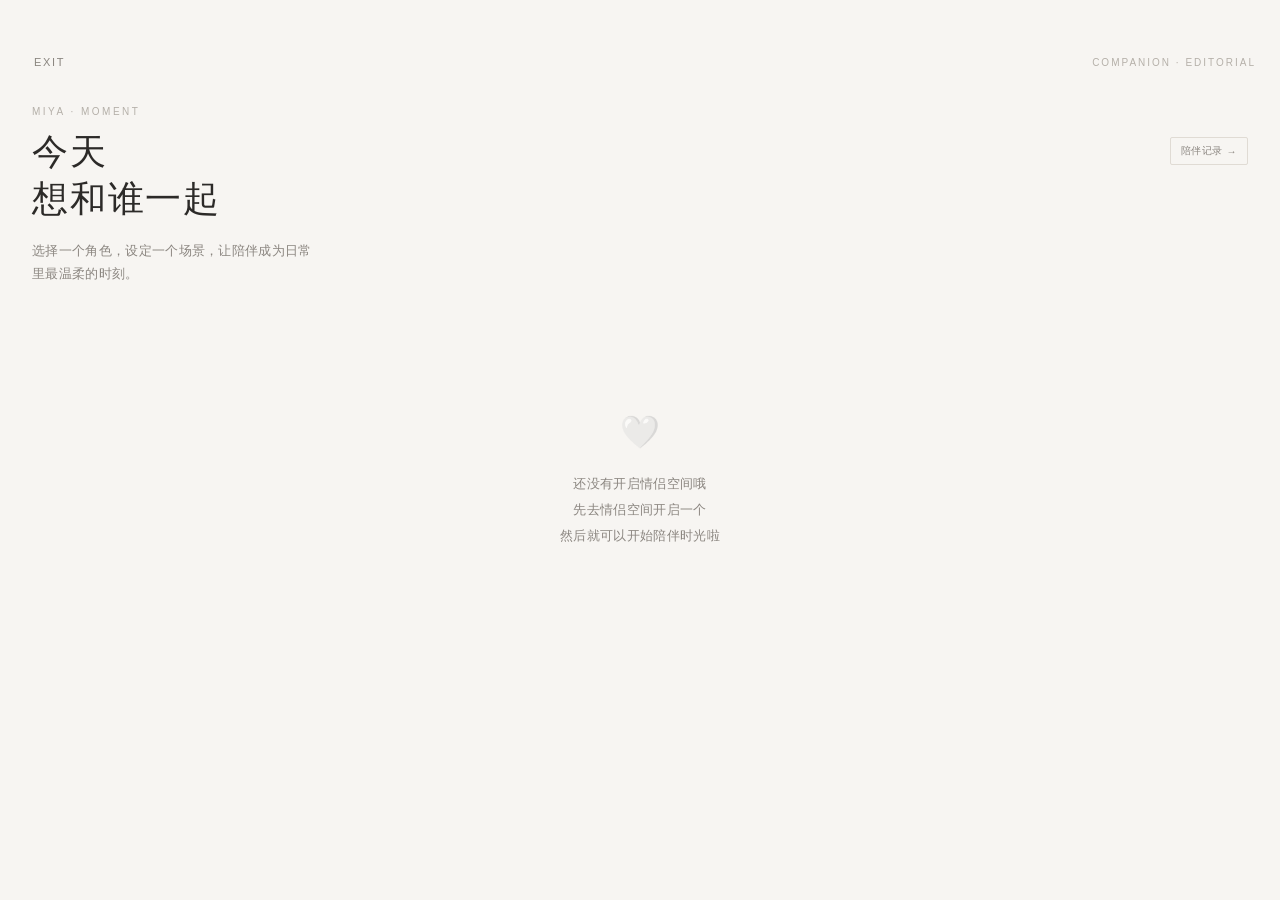
<file: companion-app.html>
<!DOCTYPE html>
<html lang="zh-CN">
<head>
  <meta charset="UTF-8">
  <meta name="viewport" content="width=device-width, initial-scale=1.0, maximum-scale=1.0, user-scalable=no">
  <title>陪伴时光</title>
  <style>
    * {
      margin: 0;
      padding: 0;
      box-sizing: border-box;
      -webkit-tap-highlight-color: transparent;
    }

    :root {
      --bg: #F7F5F2;
      --bg-soft: #EFEBE6;
      --text-main: #2C2A28;
      --text-secondary: #8B8680;
      --text-light: #B5B0A9;
      --accent: #9E8B7D;
      --accent-soft: #C9BFB5;
      --line: #E0DBD4;
    }

    html, body {
      margin: 0;
      padding: 0;
    }

    body {
      font-family: "Noto Serif SC", "Songti SC", "STSong", "SimSun", serif;
      background: var(--bg);
      min-height: 100vh;
      color: var(--text-main);
      letter-spacing: 0.02em;
      position: relative;
      overflow-x: clip;
    }

    /* 顶部导航 */
    .nav-bar {
      display: flex;
      align-items: center;
      justify-content: space-between;
      padding: 50px 24px 12px;
    }

    .nav-exit {
      font-family: -apple-system, BlinkMacSystemFont, sans-serif;
      font-size: 11px;
      letter-spacing: 0.15em;
      color: var(--text-secondary);
      background: none;
      border: none;
      cursor: pointer;
      padding: 6px 10px;
      transition: color 0.2s;
    }

    .nav-exit:hover {
      color: var(--text-main);
    }

    .nav-label {
      font-family: -apple-system, BlinkMacSystemFont, sans-serif;
      font-size: 10px;
      letter-spacing: 0.2em;
      color: var(--text-light);
      text-transform: uppercase;
    }

    /* 主内容区 */
    .main-content {
      padding: 20px 32px 60px;
    }

    /* 页面标题区 */
    .page-header {
      margin-bottom: 48px;
    }

    .page-eyebrow {
      font-family: -apple-system, BlinkMacSystemFont, sans-serif;
      font-size: 10px;
      letter-spacing: 0.25em;
      color: var(--text-light);
      text-transform: uppercase;
      margin-bottom: 12px;
    }

    .page-title {
      font-size: 36px;
      font-weight: 400;
      color: var(--text-main);
      line-height: 1.3;
      letter-spacing: 0.05em;
      margin: 0;
    }

    .page-title-row {
      display: flex;
      justify-content: space-between;
      align-items: flex-start;
      margin-bottom: 16px;
    }

    .page-desc {
      font-size: 13px;
      color: var(--text-secondary);
      line-height: 1.8;
      max-width: 280px;
    }

    /* 分区标题 */
    .section-title {
      display: flex;
      align-items: baseline;
      gap: 10px;
      margin-bottom: 24px;
    }

    .section-number {
      font-family: -apple-system, BlinkMacSystemFont, sans-serif;
      font-size: 10px;
      letter-spacing: 0.15em;
      color: var(--text-light);
    }

    .section-name {
      font-size: 15px;
      font-weight: 500;
      color: var(--text-main);
      letter-spacing: 0.1em;
    }

    .section-line {
      flex: 1;
      height: 1px;
      background: var(--line);
    }

    /* 面具切换按钮 */
    .profile-switch-btn {
      display: flex;
      align-items: center;
      gap: 6px;
      padding: 6px 12px;
      background: white;
      border: 1px solid var(--line);
      border-radius: 2px;
      font-family: -apple-system, BlinkMacSystemFont, sans-serif;
      font-size: 11px;
      color: var(--text-secondary);
      cursor: pointer;
      transition: all 0.2s;
      flex-shrink: 0;
      position: relative;
      z-index: 10;
    }

    .profile-switch-btn:hover {
      border-color: var(--accent);
      color: var(--text-main);
    }

    .profile-switch-icon {
      font-size: 12px;
    }

    .profile-switch-icon-svg {
      display: inline-flex;
      align-items: center;
      justify-content: center;
      color: var(--text-secondary);
    }

    .profile-switch-icon-svg svg {
      display: block;
    }

    .profile-switch-name {
      max-width: 80px;
      overflow: hidden;
      text-overflow: ellipsis;
      white-space: nowrap;
    }

    .profile-switch-arrow {
      font-size: 10px;
    }

    /* 面具选择弹窗 */
    .profile-picker {
      position: absolute;
      right: 32px;
      top: 50px;
      background: white;
      border: 1px solid var(--line);
      border-radius: 4px;
      box-shadow: 0 8px 24px rgba(0,0,0,0.1);
      z-index: 100;
      min-width: 180px;
      overflow: hidden;
    }

    .profile-picker-title {
      padding: 10px 14px;
      font-family: -apple-system, BlinkMacSystemFont, sans-serif;
      font-size: 10px;
      letter-spacing: 0.15em;
      color: var(--text-light);
      text-transform: uppercase;
      border-bottom: 1px solid var(--line);
    }

    .profile-picker-list {
      max-height: 200px;
      overflow-y: auto;
    }

    .profile-picker-item {
      display: flex;
      align-items: center;
      gap: 10px;
      padding: 10px 14px;
      cursor: pointer;
      transition: background 0.2s;
    }

    .profile-picker-item:hover {
      background: var(--bg-soft);
    }

    .profile-picker-item.active {
      background: rgba(158,139,125,0.1);
    }

    .profile-picker-avatar {
      width: 28px;
      height: 28px;
      border-radius: 50%;
      background: var(--bg-soft);
      background-size: cover;
      background-position: center;
      flex-shrink: 0;
    }

    .profile-picker-name {
      font-size: 13px;
      color: var(--text-main);
      flex: 1;
    }

    .profile-picker-item.active .profile-picker-name {
      color: var(--accent);
      font-weight: 500;
    }

    .profile-picker-check {
      font-size: 12px;
      color: var(--accent);
    }

    /* 角色列表为空 */
    .character-empty {
      padding: 30px 20px;
      text-align: center;
      font-size: 13px;
      color: var(--text-light);
      line-height: 1.8;
    }

    /* 角色选择 */
    .character-section {
      margin-bottom: 48px;
      position: relative;
    }

    .character-list {
      display: flex;
      gap: 20px;
      overflow-x: auto;
      padding-bottom: 12px;
      scrollbar-width: none;
    }

    .character-list::-webkit-scrollbar {
      display: none;
    }

    .character-card {
      flex-shrink: 0;
      width: 80px;
      text-align: center;
      cursor: pointer;
      transition: all 0.3s;
    }

    .character-avatar-wrap {
      width: 64px;
      height: 64px;
      margin: 0 auto 12px;
      border-radius: 50%;
      overflow: hidden;
      border: 1.5px solid transparent;
      transition: all 0.3s;
      background: var(--bg-soft);
    }

    .character-card.active .character-avatar-wrap {
      border-color: var(--accent);
      box-shadow: 0 0 0 4px rgba(158,139,125,0.1);
    }

    .character-avatar {
      width: 100%;
      height: 100%;
      background-size: cover;
      background-position: center;
      display: flex;
      align-items: center;
      justify-content: center;
      font-size: 24px;
    }

    .character-name {
      font-size: 12px;
      color: var(--text-secondary);
      letter-spacing: 0.05em;
      transition: color 0.3s;
    }

    .character-card.active .character-name {
      color: var(--text-main);
    }

    /* 场景选择 */
    .scene-section {
      margin-bottom: 48px;
    }

    .scene-grid {
      display: grid;
      grid-template-columns: repeat(3, 1fr);
      gap: 12px;
    }

    .scene-card {
      background: none;
      border: 1px solid var(--line);
      border-radius: 4px;
      padding: 18px 10px 14px;
      text-align: center;
      cursor: pointer;
      transition: all 0.35s cubic-bezier(0.4, 0, 0.2, 1);
      position: relative;
      overflow: hidden;
    }

    .scene-card::before {
      content: '';
      position: absolute;
      top: 0;
      left: 0;
      right: 0;
      height: 2px;
      background: transparent;
      transition: background 0.35s;
    }

    .scene-card:hover {
      transform: translateY(-2px);
      box-shadow: 0 4px 12px rgba(0,0,0,0.06);
    }

    .scene-card.active {
      border-color: transparent;
      transform: translateY(-2px);
      box-shadow: 0 6px 20px rgba(0,0,0,0.1);
    }

    /* 每个场景的配色 */
    .scene-card[data-scene="study"].active {
      background: linear-gradient(135deg, #EEF2E6 0%, #DDE5CC 100%);
    }
    .scene-card[data-scene="study"].active::before {
      background: linear-gradient(90deg, #8BA870, #6B8E50);
    }
    .scene-card[data-scene="study"].active .scene-name {
      color: #4A6630;
    }
    .scene-card[data-scene="study"].active .scene-en {
      color: #6B8E50;
    }

    .scene-card[data-scene="work"].active {
      background: linear-gradient(135deg, #EBF0F5 0%, #DCE5EE 100%);
    }
    .scene-card[data-scene="work"].active::before {
      background: linear-gradient(90deg, #7B95B5, #5C7A9E);
    }
    .scene-card[data-scene="work"].active .scene-name {
      color: #3D5570;
    }
    .scene-card[data-scene="work"].active .scene-en {
      color: #5C7A9E;
    }

    .scene-card[data-scene="rest"].active {
      background: linear-gradient(135deg, #EAF2EC 0%, #D8E8DC 100%);
    }
    .scene-card[data-scene="rest"].active::before {
      background: linear-gradient(90deg, #7BA88A, #5C8E70);
    }
    .scene-card[data-scene="rest"].active .scene-name {
      color: #3D6B4F;
    }
    .scene-card[data-scene="rest"].active .scene-en {
      color: #5C8E70;
    }

    .scene-card[data-scene="meal"].active {
      background: linear-gradient(135deg, #FBF0E0 0%, #F5DDB8 100%);
    }
    .scene-card[data-scene="meal"].active::before {
      background: linear-gradient(90deg, #D49A5A, #B87D3A);
    }
    .scene-card[data-scene="meal"].active .scene-name {
      color: #7A5020;
    }
    .scene-card[data-scene="meal"].active .scene-en {
      color: #B87D3A;
    }

    .scene-card[data-scene="sleep"].active {
      background: linear-gradient(135deg, #E8EAF2 0%, #D5D9E8 100%);
    }
    .scene-card[data-scene="sleep"].active::before {
      background: linear-gradient(90deg, #7B7FA8, #5C608E);
    }
    .scene-card[data-scene="sleep"].active .scene-name {
      color: #3D4070;
    }
    .scene-card[data-scene="sleep"].active .scene-en {
      color: #5C608E;
    }

    .scene-card[data-scene="chill"].active {
      background: linear-gradient(135deg, #F2EAF0 0%, #E8D8E2 100%);
    }
    .scene-card[data-scene="chill"].active::before {
      background: linear-gradient(90deg, #A87B95, #8E5C7A);
    }
    .scene-card[data-scene="chill"].active .scene-name {
      color: #703D55;
    }
    .scene-card[data-scene="chill"].active .scene-en {
      color: #8E5C7A;
    }

    .scene-icon {
      font-size: 24px;
      margin-bottom: 8px;
      opacity: 0.85;
      transition: transform 0.35s;
    }

    .scene-icon-svg {
      display: flex;
      align-items: center;
      justify-content: center;
      color: var(--text-main);
      opacity: 0.7;
    }

    .scene-card.active .scene-icon-svg {
      opacity: 1;
      color: var(--accent);
    }

    .scene-icon-svg svg {
      display: block;
    }

    .scene-card.active .scene-icon {
      transform: scale(1.1);
      opacity: 1;
    }

    .scene-name {
      font-size: 13px;
      color: var(--text-secondary);
      letter-spacing: 0.1em;
      transition: color 0.3s;
      font-weight: 500;
    }

    .scene-card.active .scene-name {
      color: var(--text-main);
    }

    .scene-en {
      font-size: 9px;
      letter-spacing: 0.2em;
      color: var(--text-light);
      margin-top: 3px;
      text-transform: uppercase;
      transition: color 0.3s;
    }

    .scene-desc {
      font-size: 10px;
      color: var(--text-light);
      margin-top: 2px;
      opacity: 0.8;
    }

    /* 时间选择 */
    .time-section {
      margin-bottom: 48px;
    }

    .time-options {
      display: flex;
      gap: 10px;
      flex-wrap: wrap;
    }

    .time-option {
      padding: 10px 20px;
      border: 1px solid var(--line);
      border-radius: 2px;
      background: none;
      font-family: inherit;
      font-size: 13px;
      color: var(--text-secondary);
      cursor: pointer;
      transition: all 0.3s;
      letter-spacing: 0.05em;
    }

    .time-option:hover {
      border-color: var(--accent-soft);
    }

    .time-option.active {
      border-color: var(--accent);
      background: rgba(158,139,125,0.05);
      color: var(--text-main);
    }

    .time-custom {
      display: flex;
      align-items: center;
      gap: 8px;
      margin-top: 16px;
    }

    .time-custom input {
      width: 80px;
      padding: 8px 12px;
      border: 1px solid var(--line);
      border-radius: 2px;
      background: none;
      font-family: inherit;
      font-size: 13px;
      color: var(--text-main);
      outline: none;
      transition: border-color 0.3s;
    }

    .time-custom input:focus {
      border-color: var(--accent);
    }

    .time-custom span {
      font-size: 12px;
      color: var(--text-secondary);
    }

    /* 语录刷新间隔提示 */
    .time-quote-hint {
      display: flex;
      align-items: center;
      justify-content: center;
      gap: 6px;
      margin-top: 20px;
      padding: 10px 16px;
      background: rgba(0, 0, 0, 0.03);
      border-radius: 2px;
      font-size: 12px;
      color: var(--text-secondary);
      letter-spacing: 0.05em;
    }

    .time-quote-hint .hint-icon {
      font-size: 14px;
    }

    .hint-icon-svg {
      display: inline-flex;
      align-items: center;
      justify-content: center;
      color: var(--accent);
      opacity: 0.8;
    }

    .hint-icon-svg svg {
      display: block;
    }

    .time-quote-hint strong {
      color: var(--accent);
      font-weight: 600;
      margin: 0 2px;
    }

    /* 统计页面 */
    .stats-page {
      display: none;
      position: fixed;
      top: 0;
      left: 0;
      width: 100%;
      height: 100%;
      background: var(--bg);
      z-index: 100;
      overflow-y: auto;
    }

    .stats-page.show {
      display: block;
    }

    .stats-content {
      max-width: 500px;
      margin: 0 auto;
      padding: 60px 24px 60px;
    }

    .stats-top {
      display: flex;
      align-items: center;
      gap: 12px;
      margin-bottom: 40px;
    }

    .stats-back {
      background: none;
      border: none;
      font-family: inherit;
      font-size: 14px;
      color: var(--text-secondary);
      cursor: pointer;
      padding: 4px 8px;
      transition: color 0.3s;
    }

    .stats-back:hover {
      color: var(--accent);
    }

    .stats-title {
      font-size: 18px;
      font-weight: 600;
      letter-spacing: 0.1em;
      color: var(--text-main);
    }

    .stats-top-line {
      flex: 1;
      height: 1px;
      background: var(--line);
    }

    /* 打卡统计卡片 */
    .checkin-overview {
      display: grid;
      grid-template-columns: repeat(3, 1fr);
      gap: 12px;
      margin-bottom: 40px;
    }

    .checkin-card {
      background: linear-gradient(135deg, rgba(142, 92, 122, 0.08) 0%, rgba(142, 92, 122, 0.03) 100%);
      border: 1px solid var(--line);
      border-radius: 2px;
      padding: 20px 12px;
      text-align: center;
    }

    .checkin-number {
      font-size: 28px;
      font-weight: 700;
      color: var(--accent);
      margin-bottom: 8px;
      letter-spacing: -0.02em;
    }

    .checkin-label {
      font-size: 11px;
      color: var(--text-secondary);
      letter-spacing: 0.05em;
    }

    /* 打卡角色选择 */
    .checkin-character-select {
      display: flex;
      align-items: center;
      gap: 12px;
      margin-bottom: 32px;
      flex-wrap: wrap;
    }

    .checkin-character-label {
      font-size: 12px;
      color: var(--text-secondary);
      letter-spacing: 0.05em;
      flex-shrink: 0;
    }

    .checkin-character-buttons {
      display: flex;
      gap: 8px;
      flex-wrap: wrap;
    }

    .checkin-char-btn {
      padding: 6px 14px;
      background: none;
      border: 1px solid var(--line);
      border-radius: 2px;
      font-family: inherit;
      font-size: 11px;
      color: var(--text-secondary);
      cursor: pointer;
      transition: all 0.3s;
      letter-spacing: 0.05em;
    }

    .checkin-char-btn:hover {
      border-color: var(--accent);
      color: var(--accent);
    }

    .checkin-char-btn.active {
      background: var(--accent);
      color: var(--bg);
      border-color: var(--accent);
    }

    /* 日历 */
    .calendar-header {
      display: flex;
      align-items: center;
      justify-content: space-between;
      margin-bottom: 16px;
    }

    .calendar-nav {
      background: none;
      border: 1px solid var(--line);
      border-radius: 2px;
      width: 28px;
      height: 28px;
      font-family: inherit;
      font-size: 16px;
      color: var(--text-secondary);
      cursor: pointer;
      display: flex;
      align-items: center;
      justify-content: center;
      transition: all 0.3s;
      line-height: 1;
    }

    .calendar-nav:hover {
      border-color: var(--accent);
      color: var(--accent);
    }

    .calendar-title {
      font-size: 14px;
      font-weight: 600;
      color: var(--text-main);
      letter-spacing: 0.05em;
    }

    .calendar-weekdays {
      display: grid;
      grid-template-columns: repeat(7, 1fr);
      gap: 4px;
      margin-bottom: 8px;
    }

    .calendar-weekdays span {
      text-align: center;
      font-size: 11px;
      color: var(--text-light);
      padding: 4px 0;
    }

    .calendar-grid {
      display: grid;
      grid-template-columns: repeat(7, 1fr);
      gap: 4px;
    }

    .calendar-day {
      aspect-ratio: 1;
      display: flex;
      align-items: center;
      justify-content: center;
      font-size: 12px;
      color: var(--text-secondary);
      border-radius: 2px;
      position: relative;
    }

    .calendar-day.other-month {
      color: var(--text-light);
      opacity: 0.4;
    }

    .calendar-day.today {
      border: 1px solid var(--accent);
      font-weight: 600;
    }

    .calendar-day.checked {
      background: none;
      color: var(--text-main);
      font-weight: 500;
    }

    .calendar-day.checked::after {
      content: '♡';
      position: absolute;
      bottom: 0px;
      right: -2px;
      font-size: 26px;
      color: var(--accent);
      line-height: 1;
      transform: rotate(-22deg);
      opacity: 0.85;
      font-weight: 400;
      pointer-events: none;
    }

    .calendar-day.checked.today {
      border: 1px solid var(--accent);
      box-shadow: none;
    }

    .calendar-day.checked.today::after {
      font-size: 24px;
      opacity: 0.9;
    }

    /* 总统计卡片 */
    .stats-overview {
      display: grid;
      grid-template-columns: repeat(3, 1fr);
      gap: 12px;
      margin-bottom: 48px;
    }

    .overview-card {
      background: rgba(0, 0, 0, 0.02);
      border: 1px solid var(--line);
      border-radius: 2px;
      padding: 20px 12px;
      text-align: center;
    }

    .overview-number {
      font-size: 28px;
      font-weight: 700;
      color: var(--accent);
      margin-bottom: 8px;
      letter-spacing: -0.02em;
    }

    .overview-label {
      font-size: 11px;
      color: var(--text-secondary);
      letter-spacing: 0.05em;
    }

    /* 统计区块 */
    .stats-section {
      margin-bottom: 40px;
    }

    .stats-section-title {
      display: flex;
      align-items: center;
      gap: 10px;
      margin-bottom: 20px;
      font-size: 14px;
      font-weight: 600;
      color: var(--text-main);
      letter-spacing: 0.05em;
    }

    .stats-section-number {
      font-size: 12px;
      color: var(--accent);
      font-weight: 700;
    }

    .stats-section-hint {
      font-size: 10px;
      color: var(--text-light);
      font-weight: 400;
      letter-spacing: 0.05em;
    }

    /* 角色统计列表 */
    .stats-character-list,
    .stats-scene-list,
    .stats-records-list {
      display: flex;
      flex-direction: column;
      gap: 10px;
    }

    .stats-character-item,
    .stats-scene-item,
    .stats-record-item {
      display: flex;
      align-items: center;
      justify-content: space-between;
      padding: 14px 16px;
      background: rgba(0, 0, 0, 0.02);
      border: 1px solid var(--line);
      border-radius: 2px;
    }

    .stats-item-left {
      display: flex;
      align-items: center;
      gap: 12px;
    }

    .stats-item-avatar {
      width: 36px;
      height: 36px;
      border-radius: 50%;
      background: var(--line);
      display: flex;
      align-items: center;
      justify-content: center;
      font-size: 16px;
      overflow: hidden;
      background-size: cover;
      background-position: center;
    }

    .stats-item-name {
      font-size: 13px;
      color: var(--text-main);
      font-weight: 500;
    }

    .stats-item-right {
      text-align: right;
    }

    .stats-item-count {
      font-size: 14px;
      font-weight: 600;
      color: var(--text-main);
    }

    .stats-item-minutes {
      font-size: 11px;
      color: var(--text-secondary);
      margin-top: 2px;
    }

    /* 记录条目 */
    .stats-record-item {
      flex-direction: column;
      align-items: flex-start;
      gap: 8px;
    }

    .record-top {
      display: flex;
      justify-content: space-between;
      width: 100%;
      align-items: center;
    }

    .record-character {
      font-size: 13px;
      font-weight: 500;
      color: var(--text-main);
    }

    .record-duration {
      font-size: 12px;
      color: var(--accent);
      font-weight: 600;
    }

    .record-bottom {
      display: flex;
      gap: 12px;
      font-size: 11px;
      color: var(--text-secondary);
    }

    .stats-empty {
      text-align: center;
      padding: 30px 20px;
      font-size: 13px;
      color: var(--text-secondary);
      background: rgba(0, 0, 0, 0.02);
      border: 1px dashed var(--line);
      border-radius: 2px;
    }

    /* 开始按钮 */
    .start-section {
      margin-top: 60px;
      text-align: center;
    }

    .start-btn {
      display: inline-block;
      padding: 16px 48px;
      background: var(--text-main);
      color: var(--bg);
      border: none;
      border-radius: 2px;
      font-family: inherit;
      font-size: 14px;
      letter-spacing: 0.2em;
      cursor: pointer;
      transition: all 0.3s;
    }

    .start-btn:hover {
      background: var(--accent);
      transform: translateY(-1px);
    }

    .start-btn:disabled {
      background: var(--text-light);
      cursor: not-allowed;
      transform: none;
    }

    .start-hint {
      margin-top: 16px;
      font-family: -apple-system, BlinkMacSystemFont, sans-serif;
      font-size: 10px;
      letter-spacing: 0.15em;
      color: var(--text-light);
    }

    /* 统计入口按钮（小尺寸，放在标题右边） */
    .stats-entry-btn {
      display: inline-flex;
      align-items: center;
      gap: 4px;
      padding: 6px 10px;
      background: none;
      border: 1px solid var(--line);
      border-radius: 2px;
      font-family: inherit;
      font-size: 10px;
      color: var(--text-secondary);
      cursor: pointer;
      transition: all 0.3s;
      letter-spacing: 0.05em;
      margin-top: 8px;
      flex-shrink: 0;
    }

    .stats-entry-btn:hover {
      border-color: var(--accent);
      color: var(--accent);
    }

    .stats-entry-arrow {
      font-size: 10px;
      transition: transform 0.3s;
    }

    .stats-entry-btn:hover .stats-entry-arrow {
      transform: translateX(2px);
    }

    /* 空状态 */
    .empty-state {
      text-align: center;
      padding: 80px 20px;
    }

    .empty-state .icon {
      font-size: 32px;
      margin-bottom: 20px;
      opacity: 0.5;
    }

    .empty-state .text {
      font-size: 13px;
      color: var(--text-secondary);
      line-height: 2;
    }

    /* 陪伴进行中页面 */
    .companion-page {
      display: none;
      min-height: 100vh;
      background: transparent;
    }

    .companion-page.show {
      display: block;
    }

    .companion-bg {
      position: fixed;
      top: 0;
      left: 0;
      right: 0;
      bottom: 0;
      background-size: cover;
      background-position: center;
      opacity: 0.95;
      z-index: 0;
      transition: background 0.8s ease;
      filter: blur(15px);
      transform: scale(1.1);
    }

    /* 渐变遮罩层 - 叠加在头像背景上面 */
    .companion-bg-overlay {
      position: fixed;
      top: 0;
      left: 0;
      right: 0;
      bottom: 0;
      z-index: 0;
      opacity: 0.3;
      transition: background 0.8s ease;
    }

    /* 每个场景的背景氛围色 - 用在遮罩层上 */
    .companion-bg-overlay.scene-study {
      background: radial-gradient(ellipse at top, #EEF2E6 0%, #DDE5CC 50%, #CCD8B8 100%);
    }
    .companion-bg-overlay.scene-work {
      background: radial-gradient(ellipse at top, #EBF0F5 0%, #DCE5EE 50%, #CDD9E5 100%);
    }
    .companion-bg-overlay.scene-rest {
      background: radial-gradient(ellipse at top, #EAF2EC 0%, #D8E8DC 50%, #C5DCCB 100%);
    }
    .companion-bg-overlay.scene-meal {
      background: radial-gradient(ellipse at top, #FBF0E0 0%, #F5DDB8 50%, #EFCB9A 100%);
    }
    .companion-bg-overlay.scene-sleep {
      background: radial-gradient(ellipse at top, #E8EAF2 0%, #D5D9E8 50%, #C2C8DE 100%);
    }
    .companion-bg-overlay.scene-chill {
      background: radial-gradient(ellipse at top, #F2EAF0 0%, #E8D8E2 50%, #DEC5D4 100%);
    }

    .companion-content {
      position: relative;
      z-index: 1;
      min-height: 100vh;
      display: flex;
      flex-direction: column;
      padding: 50px 24px 24px;
    }

    .companion-top {
      display: flex;
      justify-content: space-between;
      align-items: center;
      margin-bottom: 40px;
    }

    .companion-exit {
      font-family: -apple-system, BlinkMacSystemFont, sans-serif;
      font-size: 10px;
      letter-spacing: 0.15em;
      color: var(--text-secondary);
      background: none;
      border: none;
      cursor: pointer;
      padding: 6px 10px;
    }

    .companion-scene-label {
      font-family: -apple-system, BlinkMacSystemFont, sans-serif;
      font-size: 10px;
      letter-spacing: 0.2em;
      color: var(--text-light);
      text-transform: uppercase;
    }

    .companion-center {
      flex: 1;
      display: flex;
      flex-direction: column;
      align-items: center;
      justify-content: center;
      text-align: center;
    }

    .companion-avatar-large {
      width: 96px;
      height: 96px;
      border-radius: 50%;
      background-size: cover;
      background-position: center;
      margin-bottom: 24px;
      border: 1px solid var(--line);
      box-shadow: 0 8px 32px rgba(0,0,0,0.08);
    }

    .companion-name-large {
      font-size: 20px;
      font-weight: 400;
      color: var(--text-main);
      letter-spacing: 0.1em;
      margin-bottom: 8px;
    }

    .companion-timer {
      font-family: "Noto Serif SC", serif;
      font-size: 56px;
      font-weight: 300;
      color: var(--text-main);
      letter-spacing: 0.05em;
      margin: 32px 0;
      font-variant-numeric: tabular-nums;
    }

    .companion-quote {
      max-width: 280px;
      font-size: 14px;
      color: var(--text-secondary);
      line-height: 2;
      letter-spacing: 0.05em;
      cursor: pointer;
      padding: 16px;
      transition: color 0.3s;
    }

    .companion-quote:hover {
      color: var(--text-main);
    }

    .companion-quote-hint {
      margin-top: 8px;
      font-family: -apple-system, BlinkMacSystemFont, sans-serif;
      font-size: 9px;
      letter-spacing: 0.15em;
      color: var(--text-light);
    }

    .companion-bottom {
      display: flex;
      gap: 16px;
      justify-content: center;
      padding-top: 32px;
    }

    .companion-btn {
      padding: 12px 32px;
      background: none;
      border: 1px solid var(--line);
      border-radius: 2px;
      font-family: inherit;
      font-size: 12px;
      letter-spacing: 0.15em;
      color: var(--text-secondary);
      cursor: pointer;
      transition: all 0.3s;
    }

    .companion-btn:hover {
      border-color: var(--accent);
      color: var(--text-main);
    }

    .companion-btn.primary {
      background: var(--text-main);
      color: var(--bg);
      border-color: var(--text-main);
    }

    .companion-btn.primary:hover {
      background: var(--accent);
      border-color: var(--accent);
    }

    /* 底部装饰 - 正常文档流，放在页面内容最底部，跟着页面一起滚动 */
    .page-footer {
      text-align: center;
      font-family: -apple-system, BlinkMacSystemFont, sans-serif;
      font-size: 9px;
      letter-spacing: 0.2em;
      color: var(--text-light);
      text-transform: uppercase;
      margin-top: 60px;
      margin-bottom: 40px;
      opacity: 0.7;
      position: static;
    }

    /* 完成弹窗 */
    .modal-overlay {
      position: fixed;
      top: 0;
      left: 0;
      right: 0;
      bottom: 0;
      background: rgba(247,245,242,0.95);
      display: flex;
      align-items: center;
      justify-content: center;
      z-index: 1000;
      opacity: 0;
      visibility: hidden;
      transition: all 0.3s;
    }

    .modal-overlay.show {
      opacity: 1;
      visibility: visible;
    }

    .modal-content {
      text-align: center;
      padding: 40px;
      max-width: 320px;
    }

    .modal-icon {
      font-size: 32px;
      margin-bottom: 24px;
      opacity: 0.8;
    }

    .modal-icon-svg {
      display: flex;
      align-items: center;
      justify-content: center;
      color: var(--accent);
      opacity: 0.7;
    }

    .modal-icon-svg svg {
      display: block;
    }

    .modal-title {
      font-size: 24px;
      font-weight: 400;
      color: var(--text-main);
      letter-spacing: 0.1em;
      margin-bottom: 16px;
    }

    .modal-text {
      font-size: 13px;
      color: var(--text-secondary);
      line-height: 2;
      margin-bottom: 32px;
    }

    .modal-btn {
      padding: 12px 40px;
      background: var(--text-main);
      color: var(--bg);
      border: none;
      border-radius: 2px;
      font-family: inherit;
      font-size: 12px;
      letter-spacing: 0.2em;
      cursor: pointer;
      transition: all 0.3s;
    }

    .modal-btn:hover {
      background: var(--accent);
    }

    /* 两个按钮的布局 */
    .modal-two-btns {
      display: flex;
      gap: 12px;
      justify-content: center;
    }

    .modal-two-btns .modal-btn {
      padding: 12px 24px;
      flex: 1;
      max-width: 140px;
    }

    /* 描边按钮样式 */
    .modal-btn.outline {
      background: none;
      color: var(--text-secondary);
      border: 1px solid var(--line);
    }

    .modal-btn.outline:hover {
      border-color: var(--accent);
      color: var(--accent);
      background: none;
    }
  </style>
</head>
<body>
  <!-- 选择页面 -->
  <div class="setup-page" id="setupPage">
    <!-- 顶部导航 -->
    <div class="nav-bar">
      <button class="nav-exit" onclick="exitCompanion()">EXIT</button>
      <span class="nav-label">COMPANION · EDITORIAL</span>
    </div>

    <!-- 主内容 -->
    <div class="main-content">
      <!-- 页面标题 -->
      <div class="page-header">
        <div class="page-eyebrow">MIYA · MOMENT</div>
        <div class="page-title-row">
          <h1 class="page-title">今天<br>想和谁一起</h1>
          <button class="stats-entry-btn" onclick="openStatsPage()">
            <span>陪伴记录</span>
            <span class="stats-entry-arrow">→</span>
          </button>
        </div>
        <p class="page-desc">选择一个角色，设定一个场景，让陪伴成为日常里最温柔的时刻。</p>
      </div>

      <!-- 空状态 -->
      <div class="empty-state" id="emptyState" style="display: none;">
        <div class="icon">🤍</div>
        <div class="text">
          还没有开启情侣空间哦<br>
          先去情侣空间开启一个<br>
          然后就可以开始陪伴时光啦
        </div>
      </div>

      <div id="setupContent">
        <!-- 角色选择 -->
        <div class="character-section">
          <div class="section-title">
            <span class="section-number">01</span>
            <span class="section-name">选择角色</span>
            <div class="section-line"></div>
            <button class="profile-switch-btn" id="profileSwitchBtn" onclick="toggleProfilePicker()">
              <span class="profile-switch-icon profile-switch-icon-svg">
                <svg width="14" height="14" viewBox="0 0 24 24" fill="none" stroke="currentColor" stroke-width="1.5" stroke-linecap="round" stroke-linejoin="round">
                  <path d="M20 21v-2a4 4 0 0 0-4-4H8a4 4 0 0 0-4 4v2"></path>
                  <circle cx="12" cy="7" r="4"></circle>
                </svg>
              </span>
              <span class="profile-switch-name" id="currentProfileName">当前面具</span>
              <span class="profile-switch-arrow">▾</span>
            </button>
          </div>
          <!-- 面具选择弹窗 -->
          <div class="profile-picker" id="profilePicker" style="display: none;">
            <div class="profile-picker-title">切换面具</div>
            <div class="profile-picker-list" id="profilePickerList"></div>
          </div>
          <div class="character-list" id="characterList"></div>
          <div class="character-empty" id="characterEmpty" style="display: none;">
            当前面具还没有开启情侣空间哦～
          </div>
        </div>

        <!-- 场景选择 -->
        <div class="scene-section">
          <div class="section-title">
            <span class="section-number">02</span>
            <span class="section-name">选择场景</span>
            <div class="section-line"></div>
          </div>
          <div class="scene-grid" id="sceneGrid">
            <div class="scene-card active" data-scene="study" onclick="selectScene('study')">
              <div class="scene-icon scene-icon-svg">
                <svg width="20" height="20" viewBox="0 0 24 24" fill="none" stroke="currentColor" stroke-width="1.5" stroke-linecap="round" stroke-linejoin="round">
                  <path d="M4 19.5A2.5 2.5 0 0 1 6.5 17H20"></path>
                  <path d="M6.5 2H20v20H6.5A2.5 2.5 0 0 1 4 19.5v-15A2.5 2.5 0 0 1 6.5 2z"></path>
                </svg>
              </div>
              <div class="scene-name">学习</div>
              <div class="scene-en">STUDY</div>
              <div class="scene-desc">安静专注</div>
            </div>
            <div class="scene-card" data-scene="work" onclick="selectScene('work')">
              <div class="scene-icon scene-icon-svg">
                <svg width="20" height="20" viewBox="0 0 24 24" fill="none" stroke="currentColor" stroke-width="1.5" stroke-linecap="round" stroke-linejoin="round">
                  <rect x="2" y="7" width="20" height="14" rx="2" ry="2"></rect>
                  <path d="M16 21V5a2 2 0 0 0-2-2h-4a2 2 0 0 0-2 2v16"></path>
                </svg>
              </div>
              <div class="scene-name">工作</div>
              <div class="scene-en">WORK</div>
              <div class="scene-desc">高效认真</div>
            </div>
            <div class="scene-card" data-scene="rest" onclick="selectScene('rest')">
              <div class="scene-icon scene-icon-svg">
                <svg width="20" height="20" viewBox="0 0 24 24" fill="none" stroke="currentColor" stroke-width="1.5" stroke-linecap="round" stroke-linejoin="round">
                  <path d="M18 10h-1.26A8 8 0 1 0 9 20h9a5 5 0 0 0 0-10z"></path>
                </svg>
              </div>
              <div class="scene-name">休息</div>
              <div class="scene-en">REST</div>
              <div class="scene-desc">放松身心</div>
            </div>
            <div class="scene-card" data-scene="meal" onclick="selectScene('meal')">
              <div class="scene-icon scene-icon-svg">
                <svg width="20" height="20" viewBox="0 0 24 24" fill="none" stroke="currentColor" stroke-width="1.5" stroke-linecap="round" stroke-linejoin="round">
                  <path d="M18 8h1a4 4 0 0 1 0 8h-1"></path>
                  <path d="M2 8h16v9a4 4 0 0 1-4 4H6a4 4 0 0 1-4-4V8z"></path>
                  <line x1="6" y1="1" x2="6" y2="4"></line>
                  <line x1="10" y1="1" x2="10" y2="4"></line>
                  <line x1="14" y1="1" x2="14" y2="4"></line>
                </svg>
              </div>
              <div class="scene-name">吃饭</div>
              <div class="scene-en">MEAL</div>
              <div class="scene-desc">温馨治愈</div>
            </div>
            <div class="scene-card" data-scene="chill" onclick="selectScene('chill')">
              <div class="scene-icon scene-icon-svg">
                <svg width="20" height="20" viewBox="0 0 24 24" fill="none" stroke="currentColor" stroke-width="1.5" stroke-linecap="round" stroke-linejoin="round">
                  <path d="M9 18V5l12-2v13"></path>
                  <circle cx="6" cy="18" r="3"></circle>
                  <circle cx="18" cy="16" r="3"></circle>
                </svg>
              </div>
              <div class="scene-name">放空</div>
              <div class="scene-en">CHILL</div>
              <div class="scene-desc">轻松愉悦</div>
            </div>
            <div class="scene-card" data-scene="sleep" onclick="selectScene('sleep')">
              <div class="scene-icon scene-icon-svg">
                <svg width="20" height="20" viewBox="0 0 24 24" fill="none" stroke="currentColor" stroke-width="1.5" stroke-linecap="round" stroke-linejoin="round">
                  <path d="M21 12.79A9 9 0 1 1 11.21 3 7 7 0 0 0 21 12.79z"></path>
                </svg>
              </div>
              <div class="scene-name">睡前</div>
              <div class="scene-en">SLEEP</div>
              <div class="scene-desc">安静助眠</div>
            </div>
          </div>
        </div>

        <!-- 时间选择 -->
        <div class="time-section">
          <div class="section-title">
            <span class="section-number">03</span>
            <span class="section-name">陪伴时长</span>
            <div class="section-line"></div>
          </div>
          <div class="time-options" id="timeOptions">
            <button class="time-option" data-minutes="15" onclick="selectTime(15)">15 分钟</button>
            <button class="time-option active" data-minutes="30" onclick="selectTime(30)">30 分钟</button>
            <button class="time-option" data-minutes="60" onclick="selectTime(60)">1 小时</button>
          </div>
          <div class="time-custom">
            <input type="number" id="customMinutes" placeholder="自定义" min="1" max="480" oninput="onCustomTime()">
            <span>分钟</span>
          </div>
          <div class="time-quote-hint" id="timeQuoteHint">
            <span class="hint-icon hint-icon-svg">
              <svg width="14" height="14" viewBox="0 0 24 24" fill="none" stroke="currentColor" stroke-width="1.5" stroke-linecap="round" stroke-linejoin="round">
                <path d="M21 15a2 2 0 0 1-2 2H7l-4 4V5a2 2 0 0 1 2-2h14a2 2 0 0 1 2 2z"></path>
              </svg>
            </span>
            <span>语录每 <strong id="quoteInterval">5</strong> 分钟自动刷新 · 点击语录可手动换一句</span>
          </div>
        </div>

        <!-- 开始按钮 -->
        <div class="start-section">
          <button class="start-btn" id="startBtn" onclick="startCompanion()">开 始 陪 伴</button>
          <p class="start-hint">选择后点击开始 · 陪伴时光即刻开启</p>
        </div>

        <!-- 底部装饰 - 放在页面内容最底部，跟着页面一起滚动 -->
        <div class="page-footer">COMPANION IS THE LONGEST CONFESSION OF LOVE</div>
      </div>
    </div>
  </div>

  <!-- 统计页面 -->
  <div class="stats-page" id="statsPage">
    <div class="stats-content">
      <!-- 顶部 -->
      <div class="stats-top">
        <button class="stats-back" onclick="closeStatsPage()">← 返回</button>
        <span class="stats-title">陪伴记录</span>
        <div class="stats-top-line"></div>
      </div>

      <!-- 打卡统计卡片 -->
      <div class="checkin-overview">
        <div class="checkin-card">
          <div class="checkin-number" id="streakDays">0</div>
          <div class="checkin-label">连续打卡</div>
        </div>
        <div class="checkin-card">
          <div class="checkin-number" id="monthDays">0</div>
          <div class="checkin-label">本月打卡</div>
        </div>
        <div class="checkin-card">
          <div class="checkin-number" id="totalDays">0</div>
          <div class="checkin-label">累计打卡</div>
        </div>
      </div>

      <!-- 打卡角色选择 -->
      <div class="checkin-character-select">
        <span class="checkin-character-label">查看角色：</span>
        <div class="checkin-character-buttons" id="checkinCharacterButtons">
          <button class="checkin-char-btn active" data-char="all">全部</button>
        </div>
      </div>

      <!-- 日历打卡 -->
      <div class="stats-section">
        <div class="stats-section-title">
          <span class="stats-section-number">00</span>
          <span>打卡日历</span>
          <span class="stats-section-hint">· 陪伴超过1分钟即打卡</span>
        </div>
        <div class="calendar-header">
          <button class="calendar-nav" onclick="changeMonth(-1)">‹</button>
          <span class="calendar-title" id="calendarTitle">2026年9月</span>
          <button class="calendar-nav" onclick="changeMonth(1)">›</button>
        </div>
        <div class="calendar-weekdays">
          <span>日</span><span>一</span><span>二</span><span>三</span><span>四</span><span>五</span><span>六</span>
        </div>
        <div class="calendar-grid" id="calendarGrid"></div>
      </div>

      <!-- 总统计卡片 -->
      <div class="stats-overview">
        <div class="overview-card">
          <div class="overview-number" id="totalCount">0</div>
          <div class="overview-label">总陪伴次数</div>
        </div>
        <div class="overview-card">
          <div class="overview-number" id="totalHours">0</div>
          <div class="overview-label">总陪伴时长(小时)</div>
        </div>
        <div class="overview-card">
          <div class="overview-number" id="todayMinutes">0</div>
          <div class="overview-label">今日陪伴(分钟)</div>
        </div>
      </div>

      <!-- 按角色统计 -->
      <div class="stats-section">
        <div class="stats-section-title">
          <span class="stats-section-number">01</span>
          <span>按角色统计</span>
        </div>
        <div class="stats-character-list" id="characterStatsList">
          <div class="stats-empty">还没有陪伴记录哦，开始第一次陪伴吧～</div>
        </div>
      </div>

      <!-- 按场景统计 -->
      <div class="stats-section">
        <div class="stats-section-title">
          <span class="stats-section-number">02</span>
          <span>按场景统计</span>
        </div>
        <div class="stats-scene-list" id="sceneStatsList">
          <div class="stats-empty">还没有场景数据</div>
        </div>
      </div>

      <!-- 最近陪伴记录 -->
      <div class="stats-section">
        <div class="stats-section-title">
          <span class="stats-section-number">03</span>
          <span>最近陪伴记录</span>
          <span class="stats-section-hint">· 未满30秒不列入记录</span>
        </div>
        <div class="stats-records-list" id="recentRecordsList">
          <div class="stats-empty">还没有陪伴记录</div>
        </div>
      </div>

      <!-- 底部装饰 -->
      <div class="page-footer">COMPANION IS THE LONGEST CONFESSION OF LOVE</div>
    </div>
  </div>

  <!-- 陪伴进行中页面 -->
  <div class="companion-page" id="companionPage">
    <div class="companion-bg" id="companionBg"></div>
    <div class="companion-bg-overlay" id="companionBgOverlay"></div>
    <div class="companion-content">
      <div class="companion-top">
        <button class="companion-exit" onclick="exitCompanion()">EXIT</button>
        <span class="companion-scene-label" id="companionSceneLabel">STUDY · 学习中</span>
      </div>

      <div class="companion-center">
        <div class="companion-avatar-large" id="companionAvatarLarge"></div>
        <div class="companion-name-large" id="companionNameLarge">角色名</div>
        <div class="companion-timer" id="companionTimer">00:00:00</div>
        <div class="companion-quote" id="companionQuote" onclick="manualRefreshQuote()">
          今天也要好好加油哦，我会一直陪着你的。
        </div>
        <div class="companion-quote-hint">点击文字换一句 · TAP TO REFRESH</div>
      </div>

      <div class="companion-bottom">
        <button class="companion-btn" id="pauseBtn" onclick="pauseCompanion()">暂 停</button>
        <button class="companion-btn primary" id="stopBtn" onclick="stopCompanion()">结 束</button>
      </div>
    </div>
  </div>

  <!-- 语录不足提示弹窗 -->
  <div class="modal-overlay" id="quotesWarningModal">
    <div class="modal-content">
      <div class="modal-icon modal-icon-svg">
        <svg width="36" height="36" viewBox="0 0 24 24" fill="none" stroke="currentColor" stroke-width="1.5" stroke-linecap="round" stroke-linejoin="round">
          <path d="M21 15a2 2 0 0 1-2 2H7l-4 4V5a2 2 0 0 1 2-2h14a2 2 0 0 1 2 2z"></path>
        </svg>
      </div>
      <div class="modal-title">专属语录有点少哦</div>
      <div class="modal-text">
        当前角色这个场景的专属语录只有 <strong id="quotesWarningCount">0</strong> 句<br>
        少于10句可能会听到重复的哦<br><br>
        继续陪伴将默认使用<strong>通用语录</strong><br>
        建议去语录库添加更多专属语录，体验更好～
      </div>
      <div class="modal-two-btns">
        <button class="modal-btn outline" onclick="closeQuotesWarningAndBack()">返回添加</button>
        <button class="modal-btn" onclick="closeQuotesWarningAndStart()">继续陪伴</button>
      </div>
    </div>
  </div>

  <!-- 完成弹窗 -->
  <div class="modal-overlay" id="completeModal">
    <div class="modal-content">
      <div class="modal-icon">🤍</div>
      <div class="modal-title">陪伴结束</div>
      <div class="modal-text" id="completeText">
        本次陪伴了 0 分钟<br>
        有我陪着你，做什么都不孤单
      </div>
      <button class="modal-btn" onclick="closeModal()">好 的</button>
    </div>
  </div>

  <script>
    // 场景语录库
    const sceneQuotes = {
      study: [
        "今天也要好好学习哦，我会在旁边陪着你的。",
        "专注一点，遇到不懂的可以问问我呀。",
        "累了就休息一下，别太拼了。",
        "你认真学习的样子真好看。",
        "再坚持一下，马上就完成了。",
        "学习辛苦了，要不要喝点水？",
        "我相信你一定可以的，加油。",
        "今天学了什么呀？可以讲给我听吗？"
      ],
      work: [
        "工作再忙也要记得休息哦。",
        "遇到难题了吗？我相信你能解决的。",
        "你工作的样子真好看。",
        "别忘了喝水，照顾好自己。",
        "再忙也要记得吃饭呀。",
        "辛苦了，我给你捶捶背吧。",
        "工作顺利吗？要不要跟我说说？",
        "你已经很棒了，不要给自己太大压力。"
      ],
      rest: [
        "好好休息吧，我会安安静静陪着你的。",
        "累了就睡一会儿，我在旁边守着你。",
        "休息的时候就不要想工作的事情啦。",
        "要不要我给你讲个故事？",
        "好好放松一下，什么都不用想。",
        "你休息的样子真可爱。",
        "睡醒了就会有精神啦。",
        "有我陪着你，安心休息吧。"
      ],
      meal: [
        "吃饭了吗？要好好吃饭哦。",
        "今天想吃什么呀？",
        "多吃一点，你太瘦了。",
        "吃饭的时候不要看手机啦。",
        "要不要我陪你一起吃？",
        "今天的饭菜好吃吗？",
        "吃完了记得休息一下。",
        "要营养均衡，不要挑食哦。"
      ],
      sleep: [
        "晚安，做个好梦。",
        "睡不着的话，我陪你聊聊天。",
        "盖好被子，别着凉了。",
        "闭上眼睛，想象我在你身边。",
        "今天也辛苦了，好好睡一觉吧。",
        "睡吧，我会一直守护你的。",
        "梦里也要记得想我哦。",
        "明天醒来我还在的，安心睡吧。"
      ],
      chill: [
        "发发呆也挺好的，什么都不用想。",
        "要不要一起听首歌？",
        "放空一下，让大脑休息休息。",
        "有我陪着你，发呆也不孤单。",
        "今天天气真好，适合放空。",
        "要不要一起看看窗外？",
        "什么都不做也没关系，我陪着你。",
        "放松一下，享受这安静的时光。"
      ]
    };

    // 场景结束语
    const sceneEndings = {
      study: [
        "今天也有在认真学习呢，辛苦啦。",
        "学了这么久，好好休息一下吧。",
        "你认真的样子真好看，下次继续哦。",
        "又进步了一点点呢，我都看在眼里。",
        "学习辛苦了，要不要喝点水？"
      ],
      work: [
        "这么快就忙完啦，效率真高。",
        "工作辛苦了，好好放松一下吧。",
        "今天也有在努力工作呢，真棒。",
        "忙完了就休息一下，别太累了。",
        "你工作的样子真好看，我都看入迷了。"
      ],
      rest: [
        "休息好了吗？下次再一起哦。",
        "有我陪着你，休息也变得温柔了呢。",
        "好好休息，下次见。",
        "充好电了吗？我一直都在哦。",
        "什么都不做也没关系，有我陪着你。"
      ],
      meal: [
        "吃饱了吗？下次再一起吃饭哦。",
        "要好好吃饭，照顾好自己哦。",
        "有你陪着，吃饭都变香了呢。",
        "慢慢吃，不急，我一直都在。",
        "今天的饭菜好吃吗？下次还一起哦。"
      ],
      sleep: [
        "晚安，做个好梦，下次再陪你。",
        "睡吧，我会一直守护你的。",
        "今天也辛苦了，好好睡一觉吧。",
        "梦里也要记得想我哦。",
        "闭上眼睛，想象我在你身边。"
      ],
      chill: [
        "放空够了吗？下次再一起发呆哦。",
        "什么都不做也没关系，有我陪着你。",
        "放松好了吗？下次见。",
        "发发呆也挺好的，大脑需要休息呢。",
        "有我陪着你，连发呆都变得有意义了。"
      ]
    };

    // 场景标签
    const sceneLabels = {
      study: 'STUDY · 学习中',
      work: 'WORK · 工作中',
      rest: 'REST · 休息中',
      meal: 'MEAL · 吃饭中',
      sleep: 'SLEEP · 睡前时光',
      chill: 'CHILL · 放空中'
    };

    // 状态
    let currentCharacter = null;
    let currentScene = 'study';
    let currentMinutes = 30;
    let timerInterval = null;
    let elapsedSeconds = 0;
    let isRunning = false;
    let characters = [];
    let allCharacters = []; // 所有面具的所有角色
    let profiles = []; // 所有面具列表
    let currentProfileId = ''; // 当前选中的面具 ID

    // 语录库 postMessage 代理（解决 iframe 跨域问题）
    let quotesLibRequestId = 0;
    let quotesLibCallbacks = {};

    // 最近听过的语录（避免连续重复）
    let recentQuotes = [];
    const MAX_RECENT_QUOTES = 3; // 最多记录最近3句

    // 自动播放语录
    let autoPlayTimer = null;

    // 根据陪伴总时长计算自动播放间隔（分钟）
    // 统一用总时长÷6，最少2分钟，最多15分钟
    function getAutoPlayInterval(totalMinutes) {
      var interval = Math.round(totalMinutes / 6);
      return Math.max(2, Math.min(15, interval));
    }

    // 启动自动播放
    function startAutoPlay() {
      stopAutoPlay(); // 先停止之前的
      var intervalMinutes = getAutoPlayInterval(currentMinutes);
      var intervalMs = intervalMinutes * 60 * 1000;
      autoPlayTimer = setInterval(function() {
        refreshQuote();
      }, intervalMs);
      console.log('自动播放已启动，间隔', intervalMinutes, '分钟');
    }

    // 停止自动播放
    function stopAutoPlay() {
      if (autoPlayTimer) {
        clearInterval(autoPlayTimer);
        autoPlayTimer = null;
        console.log('自动播放已停止');
      }
    }

    // 手动刷新语录（同时重置自动播放定时器）
    function manualRefreshQuote() {
      refreshQuote();
      // 手动点击后重置自动播放定时器，不会马上又自动换一句
      if (isRunning) {
        startAutoPlay();
      }
    }

    // 检查当前角色+场景的语录数量
    async function checkQuotesCount() {
      if (!currentCharacter) return true;
      try {
        var count = await requestQuotesLib('getQuotesCount', {
          category: 'companion',
          characterId: currentCharacter.id,
          scene: currentScene
        });
        console.log('当前语录数量:', count);
        if (count !== null && count !== undefined && count < 10) {
          showQuotesWarning(count);
          return false;
        }
        return true;
      } catch (e) {
        console.log('检查语录数量失败:', e);
        return true;
      }
    }

    // 显示语录不足提示
    function showQuotesWarning(count) {
      var modal = document.getElementById('quotesWarningModal');
      var countEl = document.getElementById('quotesWarningCount');
      if (countEl) countEl.textContent = count || 0;
      if (modal) {
        modal.classList.add('show');
        // 禁止背景滑动
        document.body.style.overflow = 'hidden';
      }
    }

    // 关闭语录不足提示，继续陪伴
    function closeQuotesWarningAndStart() {
      var modal = document.getElementById('quotesWarningModal');
      if (modal) {
        modal.classList.remove('show');
        // 恢复背景滑动
        document.body.style.overflow = '';
      }
      // 继续开始陪伴
      startCompanionActual();
    }

    // 关闭语录不足提示，返回设置页面
    function closeQuotesWarningAndBack() {
      var modal = document.getElementById('quotesWarningModal');
      if (modal) {
        modal.classList.remove('show');
        // 恢复背景滑动
        document.body.style.overflow = '';
      }
      // 不开始陪伴，留在设置页面
      console.log('用户选择返回添加语录');
    }

    // 向父页面发送语录库请求
    function requestQuotesLib(action, params) {
      return new Promise(function(resolve) {
        try {
          if (!window.parent || window.parent === window) {
            // 不在 iframe 里，直接返回 null
            resolve(null);
            return;
          }
          var requestId = ++quotesLibRequestId;
          quotesLibCallbacks[requestId] = resolve;
          var message = Object.assign({ type: 'miya-quotes-library-request', action: action, requestId: requestId }, params || {});
          window.parent.postMessage(message, '*');
          // 3秒超时
          setTimeout(function() {
            if (quotesLibCallbacks[requestId]) {
              delete quotesLibCallbacks[requestId];
              resolve(null);
            }
          }, 3000);
        } catch (e) {
          console.log('语录库请求失败:', e);
          resolve(null);
        }
      });
    }

    // 初始化
    function init() {
      loadCharacters();
      // 页面加载后直接读取面具数据（最保险的方案）
      setTimeout(loadProfilesDirectly, 300);
      setTimeout(loadProfilesDirectly, 1000);

      // 全局监听语录库的响应（一直保持监听，不移除）
      window.addEventListener('message', function(e) {
        try {
          var data = e.data;
          if (!data || typeof data !== 'object') return;
          if (data.type !== 'miya-quotes-library-response') return;
          if (data.requestId && quotesLibCallbacks[data.requestId]) {
            var callback = quotesLibCallbacks[data.requestId];
            delete quotesLibCallbacks[data.requestId];
            callback(data.result);
          }
        } catch (err) {
          console.log('处理语录库响应失败:', err);
        }
      });
    }

    // 直接从 localStorage 读取面具数据（最保险的方案）
    function loadProfilesDirectly() {
      try {
        console.log('loadProfilesDirectly: 开始读取面具数据');
        var chatMetaRaw = localStorage.getItem('miya-chat-meta');
        console.log('loadProfilesDirectly: miya-chat-meta 是否存在:', !!chatMetaRaw);
        if (chatMetaRaw) {
          var chatMeta = JSON.parse(chatMetaRaw);
          console.log('loadProfilesDirectly: chatMeta keys:', Object.keys(chatMeta));
          console.log('loadProfilesDirectly: profiles 是否存在:', !!chatMeta.profiles, '数量:', chatMeta.profiles ? chatMeta.profiles.length : 0);
          if (chatMeta.profiles && chatMeta.profiles.length > 0) {
            profiles = chatMeta.profiles.map(function(p) {
              return {
                id: p.id,
                name: p.name || '面具',
                avatar: p.displayAvatar || p.avatar || null
              };
            });
            if (!currentProfileId) {
              currentProfileId = chatMeta.activeProfileId || (profiles.length > 0 ? profiles[0].id : '');
            }
            console.log('loadProfilesDirectly: 成功读取到', profiles.length, '个面具，当前面具:', currentProfileId);
            updateCurrentProfileDisplay();
            filterCharactersByProfile();
            renderCharacterList();
          }
        }
      } catch (err) {
        console.log('loadProfilesDirectly: 读取面具数据失败:', err);
      }
    }

    // 加载角色列表（优先用父页面发送的数据，包含解析后的头像 URL）
    function loadCharacters() {
      allCharacters = [];
      characters = [];
      profiles = [];
      currentProfileId = '';
      
      var receivedFromParent = false;
      
      // 监听父页面主动发送的角色数据（包含解析后的头像 URL）
      var messageHandler = function(e) {
        try {
          var data = e.data;
          if (data && (data.type === 'miya-companion-characters-init' || data.type === 'miya-companion-characters') && Array.isArray(data.characters)) {
            receivedFromParent = true;
            allCharacters = data.characters || [];
            profiles = data.profiles || [];
            currentProfileId = data.currentProfileId || '';
            
            console.log('收到父页面发送的角色数据，共', allCharacters.length, '个角色，面具', profiles.length, '个');
            
            // 如果父页面的面具数据是空的（可能是 file:// 协议下 localStorage 不共享），自己再读取一次
            if (profiles.length === 0) {
              console.log('父页面面具数据为空，自己从 localStorage 读取');
              try {
                var chatMetaRaw = localStorage.getItem('miya-chat-meta');
                if (chatMetaRaw) {
                  var chatMeta = JSON.parse(chatMetaRaw);
                  profiles = (chatMeta.profiles || []).map(function(p) {
                    return {
                      id: p.id,
                      name: p.name || '面具',
                      avatar: p.displayAvatar || p.avatar || null
                    };
                  });
                  currentProfileId = currentProfileId || chatMeta.activeProfileId || (profiles.length > 0 ? profiles[0].id : '');
                  console.log('自己读取到面具:', profiles.length, '个，当前面具:', currentProfileId);
                }
              } catch (err) {
                console.log('自己读取面具数据失败:', err);
              }
            }
            
            allCharacters.forEach(function(c) {
              console.log('角色:', c.name, '头像:', c.avatar ? '有' : '无', 'profileId:', c.profileId);
            });
            
            updateCurrentProfileDisplay();
            filterCharactersByProfile();
            renderAfterLoad();
            // 不移除监听器，这样后续父页面重新发送的角色数据也能收到
            // window.removeEventListener('message', messageHandler);
          }
        } catch (err) {
          console.log('处理父页面消息失败:', err);
        }
      };
      window.addEventListener('message', messageHandler);
      
      // 如果是在 iframe 里，等父页面发送数据
      if (window.parent && window.parent !== window) {
        console.log('等待父页面发送角色数据...');
        // 1.5 秒后如果还没收到父页面的数据，就自己读取 localStorage
        setTimeout(function() {
          if (!receivedFromParent) {
            console.log('父页面没有发送数据，自己读取 localStorage');
            window.removeEventListener('message', messageHandler);
            loadCharactersFromLocalStorage();
          }
        }, 1500);
        return;
      }
      
      // 不是在 iframe 里，直接自己读取 localStorage
      loadCharactersFromLocalStorage();
    }

    // 从 localStorage 读取角色列表（备用方案）
    function loadCharactersFromLocalStorage() {
      allCharacters = [];
      characters = [];
      profiles = [];
      currentProfileId = '';
      
      // 1. 读取面具数据
      try {
        const chatMetaRaw = localStorage.getItem('miya-chat-meta');
        if (chatMetaRaw) {
          const chatMeta = JSON.parse(chatMetaRaw);
          profiles = (chatMeta.profiles || []).map(function(p) {
            return {
              id: p.id,
              name: p.name || '面具',
              avatar: p.displayAvatar || p.avatar || null
            };
          });
          currentProfileId = chatMeta.activeProfileId || (profiles.length > 0 ? profiles[0].id : '');
          console.log('读取到面具:', profiles.length, '个，当前面具:', currentProfileId);
          updateCurrentProfileDisplay();
        }
      } catch (e) {
        console.log('读取面具数据失败:', e);
      }
      
      // 2. 读取情侣空间数据
      try {
        const coupleRaw = localStorage.getItem('miya-couple-v1');
        if (coupleRaw) {
          const coupleData = JSON.parse(coupleRaw);
          const spaces = coupleData.spaces || {};
          console.log('读取到情侣空间:', Object.keys(spaces).length, '个');
          
          // 3. 读取联系人数据
          let contacts = [];
          try {
            const contactsRaw = localStorage.getItem('miya-chat-meta');
            if (contactsRaw) {
              const contactsMeta = JSON.parse(contactsRaw);
              contacts = contactsMeta.contacts || [];
            }
          } catch (e) {
            console.log('读取联系人数据失败:', e);
          }
          
          // 4. 遍历所有情侣空间，只取已开启的
          Object.keys(spaces).forEach(function(contactId) {
            const space = spaces[contactId];
            if (!space || space.status !== 'open') return;
            
            // 从联系人数据里找对应的联系人
            const contact = contacts.find(function(c) { 
              return c && (c.id === contactId || c.characterId === contactId); 
            });
            
            // 角色名字
            let charName = '';
            if (contact && contact.name) {
              charName = contact.name;
            } else if (space.charName) {
              charName = space.charName;
            } else if (space.profileName) {
              charName = space.profileName;
            } else {
              charName = '角色';
            }
            
            // 角色头像：尝试各种可能的字段
            let avatar = null;
            let avatarBlobId = null;
            if (contact) {
              if (contact.displayAvatar) {
                avatar = typeof contact.displayAvatar === 'string' ? contact.displayAvatar : (contact.displayAvatar.url || contact.displayAvatar.large || null);
              } else if (contact.avatar) {
                avatar = contact.avatar;
              } else if (contact.avatarUrl) {
                avatar = contact.avatarUrl;
              }
              avatarBlobId = contact.avatarBlobId || null;
            }
            
            console.log('角色:', charName, '头像:', avatar ? '有' : '无', 'profileId:', space.profileId);
            
            allCharacters.push({
              id: contactId,
              name: charName,
              avatar: avatar,
              avatarBlobId: avatarBlobId,
              profileId: space.profileId || '',
              space: space,
              contact: contact
            });
          });
        }
      } catch (e) {
        console.log('读取情侣空间数据失败:', e);
      }

      // 根据当前面具过滤角色
      filterCharactersByProfile();
      renderAfterLoad();
    }

    // 根据当前面具过滤角色
    function filterCharactersByProfile() {
      if (!currentProfileId) {
        characters = allCharacters.slice();
        return;
      }
      characters = allCharacters.filter(function(c) {
        // 没有 profileId 的角色显示给所有面具
        if (!c.profileId) return true;
        return c.profileId === currentProfileId;
      });
    }

    // 从 IndexedDB 读取头像（头像存储在 miya-chat-media 数据库的 blobs store 里）
    function loadAvatarsFromIndexedDB() {
      // 找出需要从 IndexedDB 读取头像的角色
      var needLoad = allCharacters.filter(function(c) {
        return !c.avatar && c.avatarBlobId;
      });
      
      if (needLoad.length === 0) {
        console.log('没有需要从 IndexedDB 读取的头像');
        return;
      }
      
      console.log('需要从 IndexedDB 读取', needLoad.length, '个头像');
      
      // 打开 IndexedDB
      var request = indexedDB.open('miya-chat-media', 1);
      
      request.onerror = function(e) {
        console.log('打开 IndexedDB 失败:', e);
      };
      
      request.onsuccess = function(e) {
        var db = e.target.result;
        console.log('成功打开 IndexedDB');
        
        var transaction = db.transaction(['blobs'], 'readonly');
        var store = transaction.objectStore('blobs');
        
        needLoad.forEach(function(character) {
          var getRequest = store.get(character.avatarBlobId);
          getRequest.onsuccess = function(event) {
            var blob = event.target.result;
            if (blob) {
              var url = URL.createObjectURL(blob);
              console.log('成功读取头像:', character.name, url);
              // 更新角色的头像
              character.avatar = url;
              // 重新渲染角色列表
              renderCharacterList();
              // 如果当前选中的是这个角色，也更新陪伴页面的头像
              if (currentCharacter && currentCharacter.id === character.id) {
                currentCharacter.avatar = url;
                updateCompanionPageAvatar();
              }
            } else {
              console.log('IndexedDB 中没有找到头像:', character.avatarBlobId);
            }
          };
          getRequest.onerror = function(event) {
            console.log('读取头像失败:', character.avatarBlobId, event);
          };
        });
      };
      
      request.onupgradeneeded = function(e) {
        console.log('IndexedDB 需要升级，可能数据库不存在');
      };
    }

    // 更新陪伴页面的头像
    function updateCompanionPageAvatar() {
      var avatarEl = document.getElementById('companionAvatar');
      if (avatarEl && currentCharacter && currentCharacter.avatar) {
        avatarEl.style.backgroundImage = 'url(' + currentCharacter.avatar + ')';
      }
    }

    // 更新当前面具显示
    function updateCurrentProfileDisplay() {
      var profile = profiles.find(function(p) { return p.id === currentProfileId; });
      var nameEl = document.getElementById('currentProfileName');
      if (nameEl) {
        nameEl.textContent = profile ? profile.name : '选择面具';
      }
    }

    // 切换面具选择弹窗显示
    function toggleProfilePicker() {
      var picker = document.getElementById('profilePicker');
      if (picker.style.display === 'none' || !picker.style.display) {
        renderProfilePicker();
        picker.style.display = 'block';
      } else {
        picker.style.display = 'none';
      }
    }

    // 渲染面具选择列表
    function renderProfilePicker() {
      var list = document.getElementById('profilePickerList');
      if (!list) return;
      
      // 双保险：如果 profiles 是空的，当场再读取一次
      if (profiles.length === 0) {
        console.log('renderProfilePicker: profiles 为空，当场读取');
        try {
          var chatMetaRaw = localStorage.getItem('miya-chat-meta');
          if (chatMetaRaw) {
            var chatMeta = JSON.parse(chatMetaRaw);
            profiles = (chatMeta.profiles || []).map(function(p) {
              return {
                id: p.id,
                name: p.name || '面具',
                avatar: p.displayAvatar || p.avatar || null
              };
            });
            if (!currentProfileId) {
              currentProfileId = chatMeta.activeProfileId || (profiles.length > 0 ? profiles[0].id : '');
            }
            console.log('当场读取到面具:', profiles.length, '个，当前面具:', currentProfileId);
            updateCurrentProfileDisplay();
            filterCharactersByProfile();
            renderCharacterList();
          }
        } catch (err) {
          console.log('当场读取面具数据失败:', err);
        }
      }
      
      if (profiles.length === 0) {
        list.innerHTML = '<div style="padding: 15px; text-align: center; color: #999; font-size: 12px;">没有找到面具数据</div>';
        return;
      }
      
      list.innerHTML = profiles.map(function(p) {
        var isActive = p.id === currentProfileId;
        return `
          <div class="profile-picker-item ${isActive ? 'active' : ''}" onclick="selectProfile('${p.id}')">
            <div class="profile-picker-avatar" style="${p.avatar ? `background-image: url(${p.avatar})` : ''}"></div>
            <span class="profile-picker-name">${p.name}</span>
            ${isActive ? '<span class="profile-picker-check">✓</span>' : ''}
          </div>
        `;
      }).join('');
    }

    // 选择面具
    function selectProfile(profileId) {
      currentProfileId = profileId;
      updateCurrentProfileDisplay();
      filterCharactersByProfile();
      renderCharacterList();
      
      // 默认选择第一个角色
      currentCharacter = null;
      if (characters.length > 0) {
        selectCharacter(characters[0].id);
      }
      
      // 关闭弹窗
      document.getElementById('profilePicker').style.display = 'none';
    }

    // 点击页面其他地方关闭面具选择弹窗
    document.addEventListener('click', function(e) {
      var picker = document.getElementById('profilePicker');
      var btn = document.getElementById('profileSwitchBtn');
      if (picker && btn && !picker.contains(e.target) && !btn.contains(e.target)) {
        picker.style.display = 'none';
      }
    });

    // 从 localStorage 读取角色列表（备用方案）
    function loadCharactersFromLocalStorage() {
      allCharacters = [];
      characters = [];
      profiles = [];
      currentProfileId = '';
      
      try {
        // 读取面具数据
        try {
          const chatMetaRaw = localStorage.getItem('miya-chat-meta');
          if (chatMetaRaw) {
            const chatMeta = JSON.parse(chatMetaRaw);
            profiles = (chatMeta.profiles || []).map(function(p) {
              return {
                id: p.id,
                name: p.name || '面具',
                avatar: p.displayAvatar || p.avatar || null
              };
            });
            currentProfileId = chatMeta.activeProfileId || (profiles.length > 0 ? profiles[0].id : '');
            updateCurrentProfileDisplay();
          }
        } catch (e) {
          console.log('读取面具数据失败:', e);
        }
        
        // 1. 读取情侣空间数据
        const coupleRaw = localStorage.getItem('miya-couple-v1');
        if (coupleRaw) {
          const coupleData = JSON.parse(coupleRaw);
          const spaces = coupleData.spaces || {};
          
          // 2. 读取联系人数据
          let contacts = [];
          try {
            const contactsRaw = localStorage.getItem('miya-chat-meta');
            if (contactsRaw) {
              const contactsMeta = JSON.parse(contactsRaw);
              contacts = contactsMeta.contacts || [];
            }
          } catch (e) {
            console.log('读取联系人数据失败:', e);
          }
          
          // 3. 遍历所有情侣空间，只取已开启的
          Object.keys(spaces).forEach(function(contactId) {
            const space = spaces[contactId];
            if (!space || space.status !== 'open') return;
            
            // 从联系人数据里找对应的联系人
            const contact = contacts.find(function(c) { 
              return c && (c.id === contactId || c.characterId === contactId); 
            });
            
            // 角色名字
            let charName = '';
            if (contact && contact.name) {
              charName = contact.name;
            } else if (space.charName) {
              charName = space.charName;
            } else if (space.profileName) {
              charName = space.profileName;
            } else {
              charName = '角色';
            }
            
            // 角色头像
            let avatar = null;
            let avatarBlobId = null;
            if (contact) {
              if (contact.displayAvatar) {
                avatar = typeof contact.displayAvatar === 'string' ? contact.displayAvatar : (contact.displayAvatar.url || contact.displayAvatar.large || null);
              } else if (contact.avatar) {
                avatar = contact.avatar;
              } else if (contact.avatarUrl) {
                avatar = contact.avatarUrl;
              }
              avatarBlobId = contact.avatarBlobId || null;
            }
            
            allCharacters.push({
              id: contactId,
              name: charName,
              avatar: avatar,
              avatarBlobId: avatarBlobId,
              profileId: space.profileId || '',
              space: space,
              contact: contact
            });
          });
        }
      } catch (e) {
        console.log('读取情侣空间数据失败:', e);
      }

      // 根据当前面具过滤角色
      filterCharactersByProfile();
      renderAfterLoad();
    }

    // 角色列表加载完成后渲染
    function renderAfterLoad() {
      // 如果没有任何情侣空间，显示空状态
      if (allCharacters.length === 0) {
        document.getElementById('emptyState').style.display = 'block';
        document.getElementById('setupContent').style.display = 'none';
        return;
      }

      document.getElementById('emptyState').style.display = 'none';
      document.getElementById('setupContent').style.display = 'block';
      
      // 如果当前面具没有角色，显示提示
      var characterEmpty = document.getElementById('characterEmpty');
      var characterList = document.getElementById('characterList');
      if (characters.length === 0) {
        if (characterEmpty) characterEmpty.style.display = 'block';
        if (characterList) characterList.style.display = 'none';
      } else {
        if (characterEmpty) characterEmpty.style.display = 'none';
        if (characterList) characterList.style.display = 'flex';
      }
      
      renderCharacterList();
      
      // 默认选择第一个角色
      if (characters.length > 0 && !currentCharacter) {
        selectCharacter(characters[0].id);
      }
      
      // 从 IndexedDB 读取头像（异步，读取完成后会自动更新显示）
      setTimeout(loadAvatarsFromIndexedDB, 500);
    }

    // 渲染角色列表
    function renderCharacterList() {
      const list = document.getElementById('characterList');
      list.innerHTML = characters.map(char => `
        <div class="character-card ${currentCharacter && currentCharacter.id === char.id ? 'active' : ''}" 
             data-id="${char.id}" onclick="selectCharacter('${char.id}')">
          <div class="character-avatar-wrap">
            <div class="character-avatar" style="${char.avatar ? `background-image: url(${char.avatar})` : ''}">
              ${char.avatar ? '' : '🤍'}
            </div>
          </div>
          <div class="character-name">${char.name}</div>
        </div>
      `).join('');
    }

    // 选择角色
    function selectCharacter(id) {
      currentCharacter = characters.find(c => c.id === id);
      renderCharacterList();
    }

    // 选择场景
    function selectScene(scene) {
      currentScene = scene;
      document.querySelectorAll('.scene-card').forEach(card => {
        card.classList.toggle('active', card.dataset.scene === scene);
      });
    }

    // 选择时间
    function selectTime(minutes) {
      currentMinutes = minutes;
      document.querySelectorAll('.time-option').forEach(btn => {
        btn.classList.toggle('active', parseInt(btn.dataset.minutes) === minutes);
      });
      document.getElementById('customMinutes').value = '';
      updateQuoteHint();
    }

    // 更新语录刷新间隔提示
    function updateQuoteHint() {
      var interval = getAutoPlayInterval(currentMinutes);
      var hintEl = document.getElementById('quoteInterval');
      if (hintEl) {
        hintEl.textContent = interval;
      }
    }

    // 自定义时间
    function onCustomTime() {
      const input = document.getElementById('customMinutes');
      const val = parseInt(input.value);
      if (val && val > 0 && val <= 480) {
        currentMinutes = val;
        document.querySelectorAll('.time-option').forEach(btn => {
          btn.classList.remove('active');
        });
        updateQuoteHint();
      }
    }

    // 开始陪伴（先检查语录数量）
    async function startCompanion() {
      if (!currentCharacter) {
        alert('请先选择一个角色');
        return;
      }

      // 检查语录数量，少于10句就提示
      var enough = await checkQuotesCount();
      if (!enough) {
        return; // 用户会在弹窗里选择继续陪伴
      }

      startCompanionActual();
    }

    // 实际开始陪伴的逻辑
    function startCompanionActual() {
      // 切换到陪伴页面
      document.getElementById('setupPage').style.display = 'none';
      document.getElementById('companionPage').classList.add('show');

      // 设置陪伴页面内容
      const avatarEl = document.getElementById('companionAvatarLarge');
      if (currentCharacter.avatar) {
        avatarEl.style.backgroundImage = `url(${currentCharacter.avatar})`;
      } else {
        avatarEl.style.backgroundImage = 'none';
        avatarEl.textContent = '🤍';
      }

      document.getElementById('companionNameLarge').textContent = currentCharacter.name;
      document.getElementById('companionSceneLabel').textContent = sceneLabels[currentScene] || '陪伴中';
      
      // 设置头像背景 + 场景渐变遮罩
      const bgEl = document.getElementById('companionBg');
      const bgOverlayEl = document.getElementById('companionBgOverlay');
      
      // 头像作为背景（模糊处理）
      if (currentCharacter.avatar) {
        bgEl.style.backgroundImage = `url(${currentCharacter.avatar})`;
        bgEl.style.opacity = '0.85';
      } else {
        bgEl.style.backgroundImage = 'none';
        bgEl.style.opacity = '0.3';
      }
      
      // 场景渐变遮罩层
      bgOverlayEl.className = 'companion-bg-overlay';
      bgOverlayEl.classList.add('scene-' + currentScene);

      // 重置计时器
      elapsedSeconds = 0;
      updateTimerDisplay();
      refreshQuote();

      // 启动自动播放语录
      startAutoPlay();

      // 开始计时
      isRunning = true;
      timerInterval = setInterval(() => {
        elapsedSeconds++;
        updateTimerDisplay();
        
        // 到达设定时间，自动结束
        if (elapsedSeconds >= currentMinutes * 60) {
          stopCompanion();
        }
      }, 1000);
    }

    // 暂停陪伴
    function pauseCompanion() {
      if (!isRunning) {
        // 继续
        isRunning = true;
        document.getElementById('pauseBtn').textContent = '暂 停';
        timerInterval = setInterval(() => {
          elapsedSeconds++;
          updateTimerDisplay();
          if (elapsedSeconds >= currentMinutes * 60) {
            stopCompanion();
          }
        }, 1000);
        // 继续的时候启动自动播放
        startAutoPlay();
      } else {
        // 暂停
        isRunning = false;
        clearInterval(timerInterval);
        document.getElementById('pauseBtn').textContent = '继 续';
        // 暂停的时候停止自动播放
        stopAutoPlay();
      }
    }

    // 结束陪伴
    function stopCompanion() {
      if (timerInterval) {
        clearInterval(timerInterval);
        timerInterval = null;
      }
      isRunning = false;

      // 停止自动播放
      stopAutoPlay();

      // 四舍五入计算时长（超过30秒算1分钟）
      const minutes = Math.round(elapsedSeconds / 60);
      
      // 保存统计
      saveStats(minutes);

      // 根据场景随机选择一句结束语
      const endings = sceneEndings[currentScene] || sceneEndings.chill;
      const randomEnding = endings[Math.floor(Math.random() * endings.length)];

      // 显示完成弹窗
      document.getElementById('completeText').innerHTML = `
        本次陪伴了 <strong>${minutes}</strong> 分钟<br><br>
        ${randomEnding}
      `;
      document.getElementById('completeModal').classList.add('show');
      // 禁止背景滑动
      document.body.style.overflow = 'hidden';
    }

    // 更新计时器显示
    function updateTimerDisplay() {
      const hours = Math.floor(elapsedSeconds / 3600).toString().padStart(2, '0');
      const minutes = Math.floor((elapsedSeconds % 3600) / 60).toString().padStart(2, '0');
      const seconds = (elapsedSeconds % 60).toString().padStart(2, '0');
      document.getElementById('companionTimer').textContent = `${hours}:${minutes}:${seconds}`;
    }

    // 刷新语录（优先从语录库读取，没有的话用预设的备用语录，最近3句不重复）
    async function refreshQuote() {
      var quoteEl = document.getElementById('companionQuote');
      var characterId = currentCharacter ? currentCharacter.id : null;
      var finalQuote = null;

      // 1. 优先从语录库读取（最多重试3次，避免连续重复）
      if (characterId) {
        for (var attempt = 0; attempt < 3; attempt++) {
          try {
            var quoteFromLib = await requestQuotesLib('getRandom', {
              category: 'companion',
              characterId: characterId,
              scene: currentScene
            });
            if (quoteFromLib && typeof quoteFromLib === 'string' && quoteFromLib.trim()) {
              // 检查是否在最近听过的列表里
              if (recentQuotes.indexOf(quoteFromLib) === -1) {
                finalQuote = quoteFromLib;
                break;
              }
              // 如果是最后一次重试，就算重复也用了
              if (attempt === 2) {
                finalQuote = quoteFromLib;
              }
            }
          } catch (e) {
            console.log('从语录库读取语录失败:', e);
          }
        }
      }

      // 2. 语录库没有的话，用预设的备用语录（也做最近不重复）
      if (!finalQuote) {
        var quotes = sceneQuotes[currentScene] || sceneQuotes.chill;
        for (var i = 0; i < 5; i++) {
          var randomIndex = Math.floor(Math.random() * quotes.length);
          var candidate = quotes[randomIndex];
          if (recentQuotes.indexOf(candidate) === -1 || quotes.length <= MAX_RECENT_QUOTES) {
            finalQuote = candidate;
            break;
          }
        }
        if (!finalQuote) {
          finalQuote = quotes[Math.floor(Math.random() * quotes.length)];
        }
      }

      // 3. 显示语录，并记录到最近听过的列表
      if (finalQuote) {
        quoteEl.textContent = finalQuote;
        recentQuotes.push(finalQuote);
        if (recentQuotes.length > MAX_RECENT_QUOTES) {
          recentQuotes.shift(); // 去掉最旧的
        }
      }
    }

    // 保存统计（升级版本：保存角色、场景、次数、详细记录）
    function saveStats(minutes) {
      // 0分钟（不满30秒）的陪伴不保存记录
      if (minutes <= 0) {
        console.log('陪伴时长不满30秒，不保存记录');
        return;
      }

      try {
        const now = new Date();
        const dateStr = now.toISOString().split('T')[0]; // YYYY-MM-DD
        let stats = JSON.parse(localStorage.getItem('companion-stats-v2') || '{}');

        // 初始化数据结构
        if (!stats.totalCount) stats.totalCount = 0;
        if (!stats.totalMinutes) stats.totalMinutes = 0;
        if (!stats.byCharacter) stats.byCharacter = {};
        if (!stats.byScene) stats.byScene = {};
        if (!stats.records) stats.records = [];
        if (!stats.daily) stats.daily = {};

        // 总统计
        stats.totalCount += 1;
        stats.totalMinutes += minutes;

        // 按角色统计
        if (currentCharacter) {
          var charId = currentCharacter.id;
          if (!stats.byCharacter[charId]) {
            stats.byCharacter[charId] = { name: currentCharacter.name, count: 0, minutes: 0 };
          }
          stats.byCharacter[charId].count += 1;
          stats.byCharacter[charId].minutes += minutes;
        }

        // 按场景统计
        var sceneName = sceneLabels[currentScene] || currentScene;
        if (!stats.byScene[currentScene]) {
          stats.byScene[currentScene] = { name: sceneName, count: 0, minutes: 0 };
        }
        stats.byScene[currentScene].count += 1;
        stats.byScene[currentScene].minutes += minutes;

        // 详细记录（最多保存100条）
        stats.records.unshift({
          date: dateStr,
          timestamp: now.getTime(),
          characterId: currentCharacter ? currentCharacter.id : '',
          characterName: currentCharacter ? currentCharacter.name : '未知',
          scene: currentScene,
          sceneName: sceneName,
          minutes: minutes
        });
        if (stats.records.length > 100) {
          stats.records = stats.records.slice(0, 100);
        }

        // 每日统计
        if (!stats.daily[dateStr]) stats.daily[dateStr] = 0;
        stats.daily[dateStr] += minutes;

        localStorage.setItem('companion-stats-v2', JSON.stringify(stats));
        console.log('统计已保存：', minutes, '分钟');
      } catch (e) {
        console.log('保存统计失败:', e);
      }
    }

    // 打开统计页面
    function openStatsPage() {
      loadStatsData();
      document.getElementById('setupPage').style.display = 'none';
      document.getElementById('statsPage').classList.add('show');
    }

    // 关闭统计页面
    function closeStatsPage() {
      document.getElementById('statsPage').classList.remove('show');
      document.getElementById('setupPage').style.display = 'block';
    }

    // 加载并显示统计数据
    function loadStatsData() {
      try {
        var stats = JSON.parse(localStorage.getItem('companion-stats-v2') || '{}');
        var today = new Date().toISOString().split('T')[0];

        // 总统计
        document.getElementById('totalCount').textContent = stats.totalCount || 0;
        var totalHours = ((stats.totalMinutes || 0) / 60).toFixed(1);
        document.getElementById('totalHours').textContent = totalHours;
        document.getElementById('todayMinutes').textContent = (stats.daily && stats.daily[today]) || 0;

        // 打卡统计
        calculateCheckinStats(stats);

        // 渲染角色选择按钮
        renderCheckinCharacterButtons(stats);

        // 渲染日历
        renderCalendar(stats);

        // 按角色统计
        var charList = document.getElementById('characterStatsList');
        var byCharacter = stats.byCharacter || {};
        var charIds = Object.keys(byCharacter);
        if (charIds.length === 0) {
          charList.innerHTML = '<div class="stats-empty">还没有陪伴记录哦，开始第一次陪伴吧～</div>';
        } else {
          charIds.sort(function(a, b) {
            return (byCharacter[b].minutes || 0) - (byCharacter[a].minutes || 0);
          });
          charList.innerHTML = charIds.map(function(id) {
            var char = byCharacter[id];
            var hours = (char.minutes / 60).toFixed(1);
            return '<div class="stats-character-item">' +
              '<div class="stats-item-left">' +
                '<div class="stats-item-avatar">🤍</div>' +
                '<div class="stats-item-name">' + (char.name || '未知') + '</div>' +
              '</div>' +
              '<div class="stats-item-right">' +
                '<div class="stats-item-count">' + char.count + ' 次</div>' +
                '<div class="stats-item-minutes">共 ' + hours + ' 小时</div>' +
              '</div>' +
            '</div>';
          }).join('');
        }

        // 按场景统计
        var sceneList = document.getElementById('sceneStatsList');
        var byScene = stats.byScene || {};
        var sceneIds = Object.keys(byScene);
        if (sceneIds.length === 0) {
          sceneList.innerHTML = '<div class="stats-empty">还没有场景数据</div>';
        } else {
          sceneIds.sort(function(a, b) {
            return (byScene[b].minutes || 0) - (byScene[a].minutes || 0);
          });
          sceneList.innerHTML = sceneIds.map(function(id) {
            var scene = byScene[id];
            var hours = (scene.minutes / 60).toFixed(1);
            return '<div class="stats-scene-item">' +
              '<div class="stats-item-left">' +
                '<div class="stats-item-name">' + (scene.name || id) + '</div>' +
              '</div>' +
              '<div class="stats-item-right">' +
                '<div class="stats-item-count">' + scene.count + ' 次</div>' +
                '<div class="stats-item-minutes">共 ' + hours + ' 小时</div>' +
              '</div>' +
            '</div>';
          }).join('');
        }

        // 最近陪伴记录
        var recordsList = document.getElementById('recentRecordsList');
        var records = stats.records || [];
        if (records.length === 0) {
          recordsList.innerHTML = '<div class="stats-empty">还没有陪伴记录</div>';
        } else {
          var recentRecords = records.slice(0, 10);
          recordsList.innerHTML = recentRecords.map(function(record) {
            var date = new Date(record.timestamp);
            var dateStr = (date.getMonth() + 1) + '月' + date.getDate() + '日 ' +
                          String(date.getHours()).padStart(2, '0') + ':' +
                          String(date.getMinutes()).padStart(2, '0');
            return '<div class="stats-record-item">' +
              '<div class="record-top">' +
                '<span class="record-character">' + (record.characterName || '未知') + '</span>' +
                '<span class="record-duration">' + record.minutes + ' 分钟</span>' +
              '</div>' +
              '<div class="record-bottom">' +
                '<span>' + (record.sceneName || record.scene) + '</span>' +
                '<span>' + dateStr + '</span>' +
              '</div>' +
            '</div>';
          }).join('');
        }

        console.log('统计数据已加载');
      } catch (e) {
        console.log('加载统计数据失败:', e);
      }
    }

    // 日历当前显示的月份
    var calendarCurrentDate = new Date();

    // 当前选择的打卡角色（all表示全部角色）
    var currentCheckinCharacter = 'all';

    // 切换月份
    function changeMonth(delta) {
      calendarCurrentDate.setMonth(calendarCurrentDate.getMonth() + delta);
      var stats = JSON.parse(localStorage.getItem('companion-stats-v2') || '{}');
      renderCalendar(stats);
    }

    // 切换打卡角色
    function changeCheckinCharacter(characterId) {
      currentCheckinCharacter = characterId;
      // 更新按钮状态
      document.querySelectorAll('.checkin-char-btn').forEach(function(btn) {
        btn.classList.toggle('active', btn.dataset.char === characterId);
      });
      // 重新计算和渲染
      var stats = JSON.parse(localStorage.getItem('companion-stats-v2') || '{}');
      calculateCheckinStats(stats);
      renderCalendar(stats);
    }

    // 渲染角色选择按钮
    function renderCheckinCharacterButtons(stats) {
      var container = document.getElementById('checkinCharacterButtons');
      if (!container) return;

      // 收集所有有记录的角色
      var characters = {};
      if (stats && stats.records && Array.isArray(stats.records)) {
        stats.records.forEach(function(r) {
          if (r.characterId && r.characterName) {
            characters[r.characterId] = r.characterName;
          }
        });
      }

      var charIds = Object.keys(characters);
      var html = '<button class="checkin-char-btn active" data-char="all" onclick="changeCheckinCharacter(\'all\')">全部</button>';

      charIds.forEach(function(id) {
        var name = characters[id];
        html += '<button class="checkin-char-btn" data-char="' + id + '" onclick="changeCheckinCharacter(\'' + id + '\')">' + name + '</button>';
      });

      container.innerHTML = html;
    }

    // 判断某一天是否打卡（陪伴超过1分钟），支持分角色
    function isCheckedIn(dateStr, stats, characterId) {
      if (!stats || !stats.records || !Array.isArray(stats.records)) return false;

      var targetChar = characterId || currentCheckinCharacter;
      var totalMinutes = 0;

      stats.records.forEach(function(r) {
        if (r.date === dateStr && r.minutes >= 1) {
          if (targetChar === 'all' || r.characterId === targetChar) {
            totalMinutes += r.minutes;
          }
        }
      });

      return totalMinutes >= 1;
    }

    // 渲染日历
    function renderCalendar(stats) {
      var year = calendarCurrentDate.getFullYear();
      var month = calendarCurrentDate.getMonth();
      var titleEl = document.getElementById('calendarTitle');
      if (titleEl) {
        titleEl.textContent = year + '年' + (month + 1) + '月';
      }

      var gridEl = document.getElementById('calendarGrid');
      if (!gridEl) return;

      // 当月第一天是星期几
      var firstDay = new Date(year, month, 1).getDay();
      // 当月有多少天
      var daysInMonth = new Date(year, month + 1, 0).getDate();
      // 上个月有多少天
      var daysInPrevMonth = new Date(year, month, 0).getDate();

      var today = new Date();
      var todayStr = today.toISOString().split('T')[0];

      var html = '';

      // 上个月的日期
      for (var i = firstDay - 1; i >= 0; i--) {
        var day = daysInPrevMonth - i;
        var prevMonth = month === 0 ? 12 : month;
        var prevYear = month === 0 ? year - 1 : year;
        var dateStr = prevYear + '-' + String(prevMonth).padStart(2, '0') + '-' + String(day).padStart(2, '0');
        var checked = isCheckedIn(dateStr, stats, currentCheckinCharacter);
        html += '<div class="calendar-day other-month' + (checked ? ' checked' : '') + '">' + day + '</div>';
      }

      // 当月的日期
      for (var d = 1; d <= daysInMonth; d++) {
        var dateStr = year + '-' + String(month + 1).padStart(2, '0') + '-' + String(d).padStart(2, '0');
        var checked = isCheckedIn(dateStr, stats, currentCheckinCharacter);
        var isToday = dateStr === todayStr;
        var classes = 'calendar-day';
        if (isToday) classes += ' today';
        if (checked) classes += ' checked';
        html += '<div class="' + classes + '">' + d + '</div>';
      }

      // 下个月的日期（填满6行）
      var totalCells = firstDay + daysInMonth;
      var remainingCells = (7 - (totalCells % 7)) % 7;
      for (var j = 1; j <= remainingCells; j++) {
        var nextMonth = month === 11 ? 1 : month + 2;
        var nextYear = month === 11 ? year + 1 : year;
        var dateStr = nextYear + '-' + String(nextMonth).padStart(2, '0') + '-' + String(j).padStart(2, '0');
        var checked = isCheckedIn(dateStr, stats, currentCheckinCharacter);
        html += '<div class="calendar-day other-month' + (checked ? ' checked' : '') + '">' + j + '</div>';
      }

      gridEl.innerHTML = html;
    }

    // 计算打卡统计（支持分角色）
    function calculateCheckinStats(stats) {
      if (!stats || !stats.records || !Array.isArray(stats.records)) {
        document.getElementById('streakDays').textContent = 0;
        document.getElementById('monthDays').textContent = 0;
        document.getElementById('totalDays').textContent = 0;
        return;
      }

      var targetChar = currentCheckinCharacter;
      var today = new Date();

      // 收集符合条件的打卡日期
      var checkedDates = {};
      stats.records.forEach(function(r) {
        if (r.date && r.minutes >= 1) {
          if (targetChar === 'all' || r.characterId === targetChar) {
            if (!checkedDates[r.date]) {
              checkedDates[r.date] = 0;
            }
            checkedDates[r.date] += r.minutes;
          }
        }
      });

      // 累计打卡天数
      var totalDays = Object.keys(checkedDates).length;
      document.getElementById('totalDays').textContent = totalDays;

      // 本月打卡天数
      var year = today.getFullYear();
      var month = today.getMonth();
      var monthDays = 0;
      var daysInMonth = new Date(year, month + 1, 0).getDate();
      for (var d = 1; d <= daysInMonth; d++) {
        var dateStr = year + '-' + String(month + 1).padStart(2, '0') + '-' + String(d).padStart(2, '0');
        if (checkedDates[dateStr] && checkedDates[dateStr] >= 1) {
          monthDays++;
        }
      }
      document.getElementById('monthDays').textContent = monthDays;

      // 连续打卡天数（从今天往前数）
      var streak = 0;
      var checkDate = new Date(today);
      while (true) {
        var dateStr = checkDate.toISOString().split('T')[0];
        if (checkedDates[dateStr] && checkedDates[dateStr] >= 1) {
          streak++;
          checkDate.setDate(checkDate.getDate() - 1);
        } else {
          break;
        }
      }
      document.getElementById('streakDays').textContent = streak;
    }

    // 关闭弹窗
    function closeModal() {
      document.getElementById('completeModal').classList.remove('show');
      // 恢复背景滑动
      document.body.style.overflow = '';
      // 回到选择页面
      document.getElementById('companionPage').classList.remove('show');
      document.getElementById('setupPage').style.display = 'block';
      document.getElementById('pauseBtn').textContent = '暂 停';
    }

    // 退出陪伴系统
    function exitCompanion() {
      if (isRunning) {
        if (confirm('陪伴还在进行中，确定要离开吗？')) {
          doExit();
        }
      } else {
        doExit();
      }
    }

    // 执行退出（用 postMessage 通信，解决 iframe 跨域问题）
    function doExit() {
      try {
        // 优先用 postMessage 通知父页面关闭
        if (window.parent && window.parent.postMessage) {
          window.parent.postMessage({ type: 'miya-close-companion-app' }, '*');
          return;
        }
      } catch (e) {
        console.log('postMessage 失败，尝试其他方式');
      }
      
      // 备用方案
      try {
        if (window.parent && window.parent.miyaCloseCompanionApp) {
          window.parent.miyaCloseCompanionApp();
          return;
        }
      } catch (e) {}
      
      try {
        if (window.miyaCloseCompanionApp) {
          window.miyaCloseCompanionApp();
          return;
        }
      } catch (e) {}
      
      window.history.back();
    }

    // 初始化
    init();
    // 初始化语录刷新间隔提示
    updateQuoteHint();
  </script>
</body>
</html>
</file>
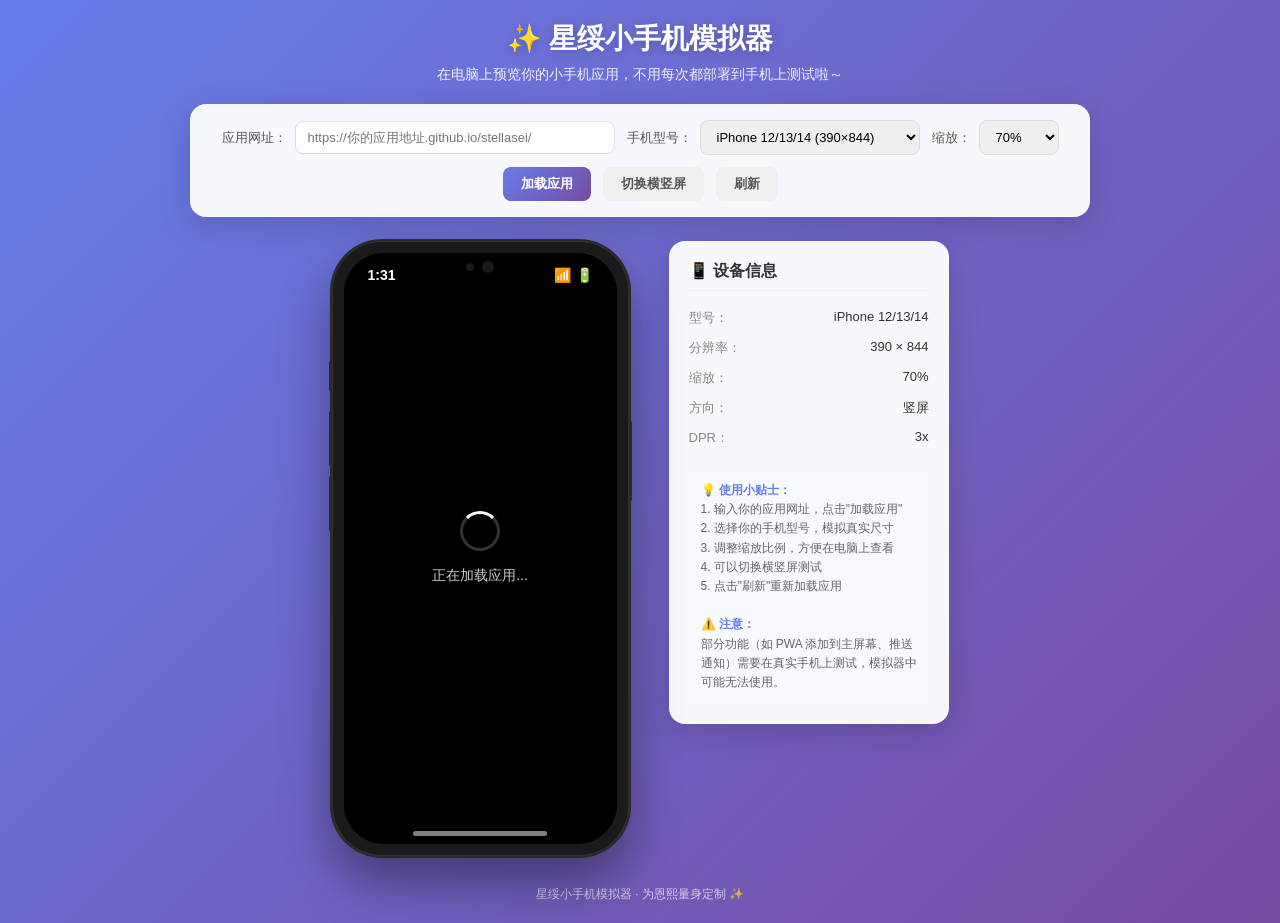
<file: phone-simulator.html>
<!DOCTYPE html>
<html lang="zh-CN">
<head>
  <meta charset="UTF-8">
  <meta name="viewport" content="width=device-width, initial-scale=1.0">
  <title>星绥小手机模拟器</title>
  <style>
    * {
      margin: 0;
      padding: 0;
      box-sizing: border-box;
    }

    body {
      font-family: -apple-system, BlinkMacSystemFont, "Segoe UI", "PingFang SC", "Hiragino Sans GB", "Microsoft YaHei", sans-serif;
      background: linear-gradient(135deg, #667eea 0%, #764ba2 100%);
      min-height: 100vh;
      display: flex;
      flex-direction: column;
      align-items: center;
      padding: 20px;
    }

    .header {
      text-align: center;
      margin-bottom: 20px;
      color: white;
    }

    .header h1 {
      font-size: 28px;
      margin-bottom: 8px;
      text-shadow: 0 2px 10px rgba(0,0,0,0.2);
    }

    .header p {
      font-size: 14px;
      opacity: 0.9;
    }

    .controls {
      background: rgba(255,255,255,0.95);
      border-radius: 16px;
      padding: 16px 20px;
      margin-bottom: 24px;
      box-shadow: 0 8px 32px rgba(0,0,0,0.15);
      display: flex;
      flex-wrap: wrap;
      gap: 12px;
      align-items: center;
      justify-content: center;
      max-width: 900px;
    }

    .control-group {
      display: flex;
      align-items: center;
      gap: 8px;
    }

    .control-group label {
      font-size: 13px;
      color: #555;
      font-weight: 500;
    }

    .control-group input,
    .control-group select {
      padding: 8px 12px;
      border: 1px solid #ddd;
      border-radius: 8px;
      font-size: 13px;
      outline: none;
      transition: border-color 0.2s;
    }

    .control-group input:focus,
    .control-group select:focus {
      border-color: #667eea;
    }

    .control-group input[type="url"] {
      width: 320px;
    }

    .btn {
      padding: 8px 18px;
      border: none;
      border-radius: 8px;
      font-size: 13px;
      font-weight: 600;
      cursor: pointer;
      transition: all 0.2s;
    }

    .btn-primary {
      background: linear-gradient(135deg, #667eea 0%, #764ba2 100%);
      color: white;
    }

    .btn-primary:hover {
      transform: translateY(-1px);
      box-shadow: 0 4px 12px rgba(102,126,234,0.4);
    }

    .btn-secondary {
      background: #f0f0f0;
      color: #555;
    }

    .btn-secondary:hover {
      background: #e5e5e5;
    }

    .phone-container {
      display: flex;
      justify-content: center;
      align-items: flex-start;
      gap: 40px;
      flex-wrap: wrap;
    }

    .phone-wrapper {
      position: relative;
    }

    /* iPhone 外框 */
    .phone-frame {
      position: relative;
      background: #1a1a1a;
      border-radius: 50px;
      padding: 12px;
      box-shadow: 
        0 0 0 2px #2a2a2a,
        0 25px 50px rgba(0,0,0,0.4),
        inset 0 0 0 1px rgba(255,255,255,0.1);
    }

    .phone-screen {
      position: relative;
      background: #000;
      border-radius: 40px;
      overflow: hidden;
    }

    /* 刘海 */
    .phone-notch {
      position: absolute;
      top: 0;
      left: 50%;
      transform: translateX(-50%);
      width: 120px;
      height: 28px;
      background: #000;
      border-radius: 0 0 18px 18px;
      z-index: 100;
      display: flex;
      align-items: center;
      justify-content: center;
      gap: 8px;
    }

    .phone-notch::before {
      content: '';
      width: 8px;
      height: 8px;
      background: #1a1a1a;
      border-radius: 50%;
    }

    .phone-notch::after {
      content: '';
      width: 12px;
      height: 12px;
      background: #1a1a1a;
      border-radius: 50%;
    }

    /* 状态栏 */
    .phone-status-bar {
      position: absolute;
      top: 0;
      left: 0;
      right: 0;
      height: 44px;
      display: flex;
      justify-content: space-between;
      align-items: center;
      padding: 0 24px;
      z-index: 99;
      color: white;
      font-size: 14px;
      font-weight: 600;
      pointer-events: none;
    }

    .phone-status-bar .time {
      font-variant-numeric: tabular-nums;
    }

    .phone-status-bar .icons {
      display: flex;
      gap: 5px;
      align-items: center;
    }

    .phone-iframe {
      width: 100%;
      height: 100%;
      border: none;
      display: block;
    }

    /* 底部 Home Indicator */
    .phone-home-indicator {
      position: absolute;
      bottom: 8px;
      left: 50%;
      transform: translateX(-50%);
      width: 134px;
      height: 5px;
      background: rgba(255,255,255,0.5);
      border-radius: 3px;
      z-index: 100;
    }

    /* 侧边按钮 */
    .phone-side-btn {
      position: absolute;
      background: #2a2a2a;
      border-radius: 2px;
    }

    .phone-side-btn.silent {
      left: -3px;
      top: 120px;
      width: 3px;
      height: 30px;
    }

    .phone-side-btn.vol-up {
      left: -3px;
      top: 170px;
      width: 3px;
      height: 55px;
    }

    .phone-side-btn.vol-down {
      left: -3px;
      top: 235px;
      width: 3px;
      height: 55px;
    }

    .phone-side-btn.power {
      right: -3px;
      top: 180px;
      width: 3px;
      height: 80px;
    }

    /* 信息面板 */
    .info-panel {
      background: rgba(255,255,255,0.95);
      border-radius: 16px;
      padding: 20px;
      box-shadow: 0 8px 32px rgba(0,0,0,0.15);
      width: 280px;
    }

    .info-panel h3 {
      font-size: 16px;
      color: #333;
      margin-bottom: 12px;
      padding-bottom: 8px;
      border-bottom: 1px solid #eee;
    }

    .info-item {
      display: flex;
      justify-content: space-between;
      padding: 6px 0;
      font-size: 13px;
    }

    .info-item .label {
      color: #888;
    }

    .info-item .value {
      color: #333;
      font-weight: 500;
    }

    .tips {
      margin-top: 16px;
      padding: 12px;
      background: #f8f9ff;
      border-radius: 8px;
      font-size: 12px;
      color: #666;
      line-height: 1.6;
    }

    .tips strong {
      color: #667eea;
    }

    /* 横屏模式 */
    .phone-wrapper.landscape .phone-frame {
      transform: rotate(90deg);
      transform-origin: center center;
    }

    .footer {
      margin-top: 30px;
      color: rgba(255,255,255,0.7);
      font-size: 12px;
      text-align: center;
    }

    /* 加载动画 */
    .loading-overlay {
      position: absolute;
      top: 0;
      left: 0;
      right: 0;
      bottom: 0;
      background: #000;
      display: flex;
      flex-direction: column;
      align-items: center;
      justify-content: center;
      z-index: 50;
      color: white;
      gap: 16px;
    }

    .loading-spinner {
      width: 40px;
      height: 40px;
      border: 3px solid rgba(255,255,255,0.2);
      border-top-color: white;
      border-radius: 50%;
      animation: spin 1s linear infinite;
    }

    @keyframes spin {
      to { transform: rotate(360deg); }
    }

    .loading-text {
      font-size: 14px;
      opacity: 0.8;
    }
  </style>
</head>
<body>
  <div class="header">
    <h1>✨ 星绥小手机模拟器</h1>
    <p>在电脑上预览你的小手机应用，不用每次都部署到手机上测试啦～</p>
  </div>

  <div class="controls">
    <div class="control-group">
      <label>应用网址：</label>
      <input type="url" id="appUrl" placeholder="https://你的应用地址.github.io/stellasei/" value="">
    </div>
    <div class="control-group">
      <label>手机型号：</label>
      <select id="phoneModel">
        <option value="iphone-se">iPhone SE (375×667)</option>
        <option value="iphone-12" selected>iPhone 12/13/14 (390×844)</option>
        <option value="iphone-14-pro">iPhone 14 Pro/15 (393×852)</option>
        <option value="iphone-14-pro-max">iPhone 14 Pro Max (430×932)</option>
        <option value="iphone-15-pro-max">iPhone 15 Pro Max (430×932)</option>
      </select>
    </div>
    <div class="control-group">
      <label>缩放：</label>
      <select id="zoomLevel">
        <option value="0.5">50%</option>
        <option value="0.6">60%</option>
        <option value="0.7" selected>70%</option>
        <option value="0.8">80%</option>
        <option value="0.9">90%</option>
        <option value="1">100%</option>
      </select>
    </div>
    <button class="btn btn-primary" onclick="loadApp()">加载应用</button>
    <button class="btn btn-secondary" onclick="toggleOrientation()">切换横竖屏</button>
    <button class="btn btn-secondary" onclick="refreshFrame()">刷新</button>
  </div>

  <div class="phone-container">
    <div class="phone-wrapper" id="phoneWrapper">
      <div class="phone-frame" id="phoneFrame">
        <!-- 侧边按钮 -->
        <div class="phone-side-btn silent"></div>
        <div class="phone-side-btn vol-up"></div>
        <div class="phone-side-btn vol-down"></div>
        <div class="phone-side-btn power"></div>

        <div class="phone-screen" id="phoneScreen">
          <!-- 刘海 -->
          <div class="phone-notch"></div>
          
          <!-- 状态栏 -->
          <div class="phone-status-bar">
            <span class="time" id="statusTime">9:41</span>
            <div class="icons">
              <span>📶</span>
              <span>🔋</span>
            </div>
          </div>

          <!-- 加载动画 -->
          <div class="loading-overlay" id="loadingOverlay">
            <div class="loading-spinner"></div>
            <div class="loading-text">正在加载应用...</div>
          </div>

          <!-- iframe -->
          <iframe 
            id="appFrame" 
            class="phone-iframe" 
            src="about:blank"
            allow="clipboard-read; clipboard-write; fullscreen; microphone; camera; geolocation"
            onload="hideLoading()">
          </iframe>

          <!-- Home Indicator -->
          <div class="phone-home-indicator"></div>
        </div>
      </div>
    </div>

    <div class="info-panel">
      <h3>📱 设备信息</h3>
      <div class="info-item">
        <span class="label">型号：</span>
        <span class="value" id="infoModel">iPhone 12</span>
      </div>
      <div class="info-item">
        <span class="label">分辨率：</span>
        <span class="value" id="infoResolution">390 × 844</span>
      </div>
      <div class="info-item">
        <span class="label">缩放：</span>
        <span class="value" id="infoZoom">70%</span>
      </div>
      <div class="info-item">
        <span class="label">方向：</span>
        <span class="value" id="infoOrientation">竖屏</span>
      </div>
      <div class="info-item">
        <span class="label">DPR：</span>
        <span class="value">3x</span>
      </div>

      <div class="tips">
        <strong>💡 使用小贴士：</strong><br>
        1. 输入你的应用网址，点击"加载应用"<br>
        2. 选择你的手机型号，模拟真实尺寸<br>
        3. 调整缩放比例，方便在电脑上查看<br>
        4. 可以切换横竖屏测试<br>
        5. 点击"刷新"重新加载应用<br>
        <br>
        <strong>⚠️ 注意：</strong><br>
        部分功能（如 PWA 添加到主屏幕、推送通知）需要在真实手机上测试，模拟器中可能无法使用。
      </div>
    </div>
  </div>

  <div class="footer">
    星绥小手机模拟器 · 为恩熙量身定制 ✨
  </div>

  <script>
    // 手机型号配置
    const phoneModels = {
      'iphone-se': { name: 'iPhone SE', width: 375, height: 667 },
      'iphone-12': { name: 'iPhone 12/13/14', width: 390, height: 844 },
      'iphone-14-pro': { name: 'iPhone 14 Pro/15', width: 393, height: 852 },
      'iphone-14-pro-max': { name: 'iPhone 14 Pro Max', width: 430, height: 932 },
      'iphone-15-pro-max': { name: 'iPhone 15 Pro Max', width: 430, height: 932 }
    };

    let isLandscape = false;

    // 更新状态栏时间
    function updateTime() {
      const now = new Date();
      const hours = now.getHours();
      const minutes = now.getMinutes().toString().padStart(2, '0');
      document.getElementById('statusTime').textContent = `${hours}:${minutes}`;
    }
    updateTime();
    setInterval(updateTime, 1000);

    // 应用手机型号配置
    function applyPhoneModel() {
      const modelKey = document.getElementById('phoneModel').value;
      const model = phoneModels[modelKey];
      const zoom = parseFloat(document.getElementById('zoomLevel').value);
      
      const screenWidth = isLandscape ? model.height : model.width;
      const screenHeight = isLandscape ? model.width : model.height;
      
      const frame = document.getElementById('phoneFrame');
      const screen = document.getElementById('phoneScreen');
      
      screen.style.width = (screenWidth * zoom) + 'px';
      screen.style.height = (screenHeight * zoom) + 'px';
      
      // 更新信息面板
      document.getElementById('infoModel').textContent = model.name;
      document.getElementById('infoResolution').textContent = `${model.width} × ${model.height}`;
      document.getElementById('infoZoom').textContent = (zoom * 100) + '%';
      document.getElementById('infoOrientation').textContent = isLandscape ? '横屏' : '竖屏';
    }

    // 加载应用
    function loadApp() {
      const url = document.getElementById('appUrl').value.trim();
      if (!url) {
        alert('请输入应用网址！');
        return;
      }
      
      showLoading();
      document.getElementById('appFrame').src = url;
      
      // 保存到 localStorage
      try {
        localStorage.setItem('phone-simulator-url', url);
      } catch (e) {}
    }

    // 显示加载动画
    function showLoading() {
      document.getElementById('loadingOverlay').style.display = 'flex';
    }

    // 隐藏加载动画
    function hideLoading() {
      setTimeout(() => {
        document.getElementById('loadingOverlay').style.display = 'none';
      }, 500);
    }

    // 刷新 iframe
    function refreshFrame() {
      showLoading();
      const frame = document.getElementById('appFrame');
      frame.src = frame.src;
    }

    // 切换横竖屏
    function toggleOrientation() {
      isLandscape = !isLandscape;
      applyPhoneModel();
    }

    // 事件监听
    document.getElementById('phoneModel').addEventListener('change', applyPhoneModel);
    document.getElementById('zoomLevel').addEventListener('change', applyPhoneModel);
    
    // 回车键加载应用
    document.getElementById('appUrl').addEventListener('keypress', function(e) {
      if (e.key === 'Enter') {
        loadApp();
      }
    });

    // 初始化
    window.addEventListener('load', function() {
      applyPhoneModel();
      
      // 恢复之前的网址
      try {
        const savedUrl = localStorage.getItem('phone-simulator-url');
        if (savedUrl) {
          document.getElementById('appUrl').value = savedUrl;
        }
      } catch (e) {}
    });
  </script>
</body>
</html>
</file>
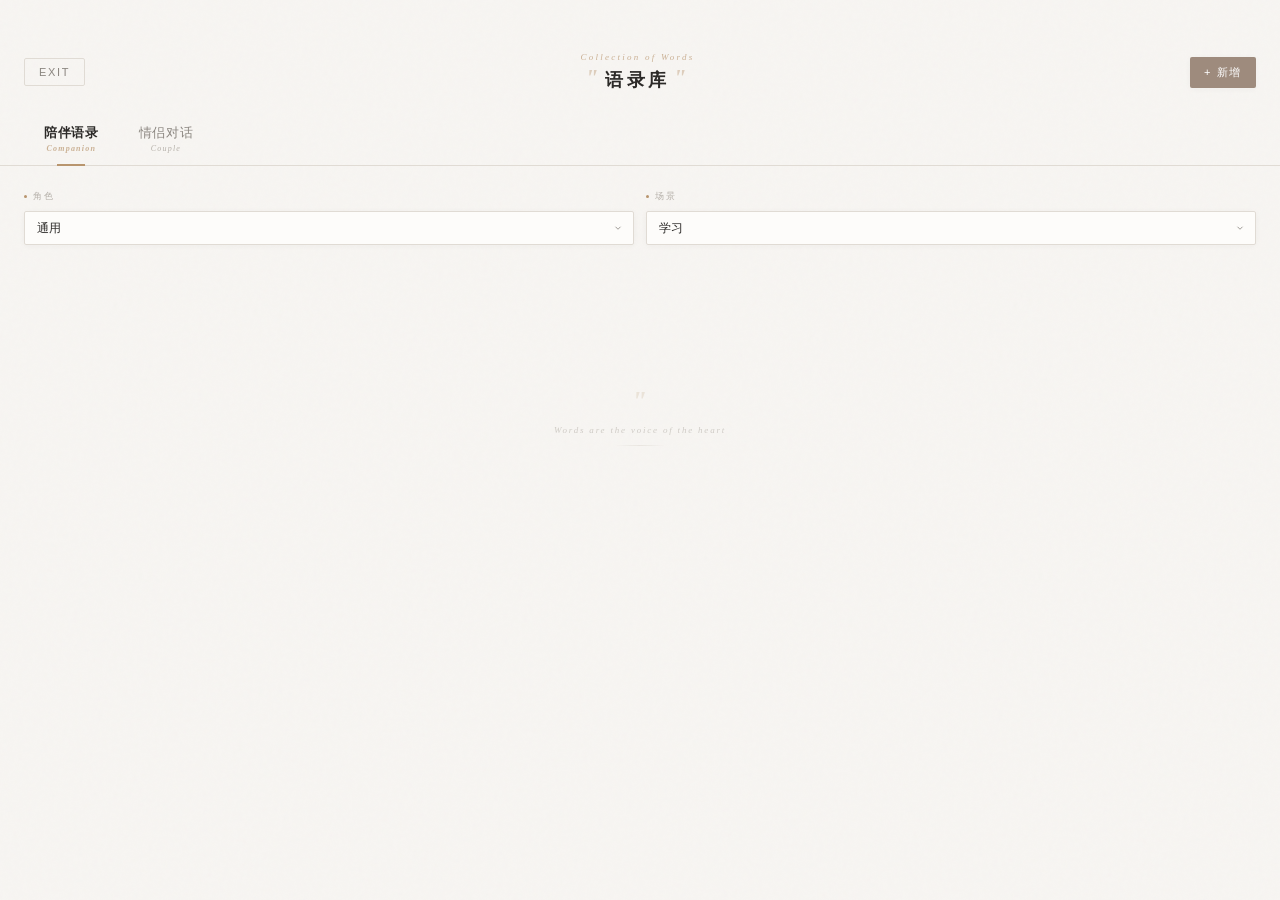
<file: quotes-app.html>
<!DOCTYPE html>
<html lang="zh-CN">
<head>
  <meta charset="UTF-8">
  <meta name="viewport" content="width=device-width, initial-scale=1.0, maximum-scale=1.0, user-scalable=no">
  <title>语录库</title>
  <style>
    * {
      margin: 0;
      padding: 0;
      box-sizing: border-box;
      -webkit-tap-highlight-color: transparent;
    }

    :root {
      --bg: #F7F5F2;
      --bg-soft: #EFEBE6;
      --bg-card: #FDFCFA;
      --text-main: #2C2A28;
      --text-secondary: #8B8680;
      --text-light: #B5B0A9;
      --accent: #9E8B7D;
      --accent-soft: #C9BFB5;
      --accent-warm: #B8956E;
      --line: #E0DBD4;
      --shadow-soft: 0 1px 6px rgba(44,42,40,0.04);
      --shadow-card: 0 2px 12px rgba(44,42,40,0.06);
    }

    body {
      font-family: "Noto Serif SC", "Songti SC", "STSong", "SimSun", serif;
      background: var(--bg);
      min-height: 100vh;
      color: var(--text-main);
      letter-spacing: 0.02em;
      position: relative;
      overflow-x: hidden;
    }

    /* 极简背景纹理 */
    body::before {
      content: '';
      position: fixed;
      top: 0;
      left: 0;
      right: 0;
      bottom: 0;
      background-image: url("data:image/svg+xml,%3Csvg viewBox='0 0 200 200' xmlns='http://www.w3.org/2000/svg'%3E%3Cfilter id='noise'%3E%3CfeTurbulence type='fractalNoise' baseFrequency='0.9' numOctaves='4' stitchTiles='stitch'/%3E%3C/filter%3E%3Crect width='100%25' height='100%25' filter='url(%23noise)' opacity='0.02'/%3E%3C/svg%3E");
      pointer-events: none;
      z-index: 0;
    }

    /* 顶部导航 */
    .nav-bar {
      display: flex;
      align-items: center;
      justify-content: space-between;
      padding: 52px 24px 20px;
      position: relative;
      z-index: 1;
    }

    .nav-back {
      font-family: -apple-system, BlinkMacSystemFont, sans-serif;
      font-size: 11px;
      letter-spacing: 0.15em;
      color: var(--text-secondary);
      background: none;
      border: 1px solid var(--line);
      border-radius: 2px;
      cursor: pointer;
      padding: 7px 14px;
      transition: all 0.3s;
    }

    .nav-back:hover {
      border-color: var(--accent-soft);
      color: var(--accent);
    }

    .nav-title-wrap {
      text-align: center;
      flex: 1;
      position: relative;
    }

    .nav-title-deco {
      font-family: Georgia, serif;
      font-size: 9px;
      font-style: italic;
      letter-spacing: 0.25em;
      color: var(--accent-warm);
      margin-bottom: 6px;
      opacity: 0.7;
    }

    .nav-title {
      font-size: 18px;
      font-weight: 600;
      letter-spacing: 0.2em;
      color: var(--text-main);
      position: relative;
      display: inline-block;
    }

    /* 语录库特色：标题两边的引号 */
    .nav-title::before {
      content: '"';
      position: absolute;
      left: -20px;
      top: -4px;
      font-size: 24px;
      color: var(--accent-warm);
      font-family: Georgia, serif;
      font-style: italic;
      opacity: 0.4;
    }

    .nav-title::after {
      content: '"';
      position: absolute;
      right: -20px;
      top: -4px;
      font-size: 24px;
      color: var(--accent-warm);
      font-family: Georgia, serif;
      font-style: italic;
      opacity: 0.4;
    }

    .nav-add {
      font-family: -apple-system, BlinkMacSystemFont, sans-serif;
      font-size: 11px;
      letter-spacing: 0.15em;
      color: white;
      background: var(--accent);
      border: none;
      border-radius: 2px;
      cursor: pointer;
      padding: 8px 14px;
      transition: all 0.3s;
      box-shadow: var(--shadow-soft);
    }

    .nav-add:hover {
      background: #8a786a;
      transform: translateY(-1px);
      box-shadow: var(--shadow-card);
    }

    /* 分类标签 - 极简下划线样式 */
    .category-tabs {
      display: flex;
      gap: 0;
      padding: 0 24px;
      margin-bottom: 24px;
      position: relative;
      z-index: 1;
      border-bottom: 1px solid var(--line);
    }

    .category-tab {
      padding: 12px 20px;
      border: none;
      background: none;
      font-family: inherit;
      font-size: 13px;
      color: var(--text-secondary);
      cursor: pointer;
      transition: all 0.3s;
      letter-spacing: 0.05em;
      position: relative;
      font-weight: 500;
    }

    .category-tab::after {
      content: '';
      position: absolute;
      bottom: -1px;
      left: 50%;
      transform: translateX(-50%);
      width: 0;
      height: 2px;
      background: var(--accent-warm);
      transition: width 0.3s;
    }

    .category-tab.active {
      color: var(--text-main);
      font-weight: 600;
    }

    .category-tab.active::after {
      width: 28px;
    }

    .category-tab-en {
      display: block;
      font-family: Georgia, serif;
      font-size: 8px;
      letter-spacing: 0.15em;
      color: var(--text-light);
      margin-top: 2px;
      font-style: italic;
    }

    .category-tab.active .category-tab-en {
      color: var(--accent-warm);
      opacity: 0.7;
    }

    /* 选择栏 - 极简样式 */
    .select-bar {
      display: flex;
      gap: 12px;
      padding: 0 24px 20px;
      position: relative;
      z-index: 1;
    }

    .select-group {
      flex: 1;
    }

    .select-label {
      font-family: -apple-system, BlinkMacSystemFont, sans-serif;
      font-size: 9px;
      letter-spacing: 0.2em;
      color: var(--text-light);
      text-transform: uppercase;
      margin-bottom: 8px;
      display: flex;
      align-items: center;
      gap: 6px;
    }

    .select-label::before {
      content: '';
      width: 3px;
      height: 3px;
      background: var(--accent-warm);
      border-radius: 50%;
    }

    .select-box {
      width: 100%;
      padding: 9px 30px 9px 12px;
      border: 1px solid var(--line);
      border-radius: 2px;
      background: var(--bg-card);
      font-family: inherit;
      font-size: 12px;
      color: var(--text-main);
      cursor: pointer;
      transition: all 0.3s;
      appearance: none;
      background-image: url("data:image/svg+xml,%3Csvg xmlns='http://www.w3.org/2000/svg' width='10' height='10' viewBox='0 0 24 24' fill='none' stroke='%238B8680' stroke-width='2'%3E%3Cpath d='M6 9l6 6 6-6'/%3E%3C/svg%3E");
      background-repeat: no-repeat;
      background-position: right 10px center;
      box-shadow: var(--shadow-soft);
    }

    .select-box:hover {
      border-color: var(--accent-soft);
    }

    .select-box:focus {
      outline: none;
      border-color: var(--accent);
      box-shadow: 0 0 0 3px rgba(158,139,125,0.08);
    }

    /* 语录列表 */
    .quotes-list {
      padding: 0 24px 80px;
      position: relative;
      z-index: 1;
    }

    /* 角色语录提示 - 极简样式 */
    .quote-hint {
      padding: 10px 14px;
      background: rgba(184,149,110,0.06);
      border: 1px solid rgba(184,149,110,0.15);
      border-left: 2px solid var(--accent-warm);
      border-radius: 2px;
      font-size: 11px;
      color: var(--text-secondary);
      margin-bottom: 16px;
      line-height: 1.6;
    }

    .quote-hint--custom {
      background: rgba(184,149,110,0.1);
      border-color: rgba(184,149,110,0.25);
      color: var(--accent-warm);
    }

    /* 语录卡片 - 极简但有语录特色 */
    .quote-item {
      padding: 20px 20px 18px;
      background: var(--bg-card);
      border: 1px solid var(--line);
      border-radius: 4px;
      margin-bottom: 14px;
      position: relative;
      transition: all 0.3s;
      box-shadow: var(--shadow-soft);
    }

    .quote-item:hover {
      transform: translateY(-2px);
      box-shadow: var(--shadow-card);
      border-color: var(--accent-soft);
    }

    /* 语录库特色：左侧大引号装饰 */
    .quote-item::before {
      content: '"';
      position: absolute;
      top: 10px;
      left: 14px;
      font-size: 36px;
      color: var(--accent-warm);
      font-family: Georgia, serif;
      line-height: 1;
      opacity: 0.25;
      font-style: italic;
      font-weight: bold;
    }

    /* 语录库特色：右下角小书签 */
    .quote-item::after {
      content: '';
      position: absolute;
      top: 0;
      right: 20px;
      width: 12px;
      height: 18px;
      background: var(--accent-warm);
      opacity: 0.15;
      clip-path: polygon(0 0, 100% 0, 100% 100%, 50% 70%, 0 100%);
      transition: opacity 0.3s;
    }

    .quote-item:hover::after {
      opacity: 0.35;
    }

    .quote-text {
      font-size: 13px;
      line-height: 1.9;
      color: var(--text-main);
      padding-left: 28px;
      padding-right: 28px;
      position: relative;
      z-index: 1;
    }

    .quote-item.couple .quote-text {
      padding-left: 28px;
      margin-bottom: 10px;
      padding-bottom: 10px;
      border-bottom: 1px dashed var(--line);
    }

    .quote-item.couple .quote-text:last-child {
      margin-bottom: 0;
      padding-bottom: 0;
      border-bottom: none;
    }

    .quote-left {
      color: var(--text-main);
      position: relative;
    }

    .quote-left::before {
      content: '他';
      display: inline-block;
      width: 18px;
      height: 18px;
      line-height: 18px;
      text-align: center;
      background: var(--accent-soft);
      color: white;
      border-radius: 2px;
      font-size: 10px;
      margin-right: 8px;
      vertical-align: middle;
    }

    .quote-right {
      color: var(--text-secondary);
      text-align: right;
      position: relative;
    }

    .quote-right::after {
      content: '我';
      display: inline-block;
      width: 18px;
      height: 18px;
      line-height: 18px;
      text-align: center;
      background: var(--accent);
      color: white;
      border-radius: 2px;
      font-size: 10px;
      margin-left: 8px;
      vertical-align: middle;
    }

    .quote-delete {
      position: absolute;
      top: 10px;
      right: 10px;
      width: 22px;
      height: 22px;
      border: none;
      background: rgba(158,139,125,0.06);
      color: var(--text-light);
      font-size: 12px;
      cursor: pointer;
      display: flex;
      align-items: center;
      justify-content: center;
      border-radius: 50%;
      transition: all 0.3s;
      opacity: 0;
      z-index: 3;
    }

    .quote-item:hover .quote-delete {
      opacity: 1;
    }

    .quote-delete:hover {
      background: rgba(200,80,80,0.1);
      color: #c85050;
      transform: rotate(90deg);
    }

    .empty-state {
      text-align: center;
      padding: 70px 24px;
      color: var(--text-light);
      font-size: 13px;
      line-height: 2;
    }

    .empty-state-icon {
      font-size: 44px;
      margin-bottom: 16px;
      opacity: 0.3;
    }

    /* 添加弹窗 - 极简样式 */
    .modal-overlay {
      position: fixed;
      top: 0;
      left: 0;
      right: 0;
      bottom: 0;
      background: rgba(44,42,40,0.35);
      backdrop-filter: blur(3px);
      display: none;
      align-items: center;
      justify-content: center;
      z-index: 100;
      padding: 24px;
    }

    .modal-overlay.show {
      display: flex;
    }

    .modal-content {
      background: var(--bg-card);
      border-radius: 6px;
      padding: 26px 22px 22px;
      width: 100%;
      max-width: 320px;
      box-shadow: 0 16px 48px rgba(44,42,40,0.18);
      animation: modalIn 0.3s ease;
      position: relative;
    }

    /* 弹窗顶部语录特色装饰线 */
    .modal-content::before {
      content: '';
      position: absolute;
      top: 0;
      left: 0;
      right: 0;
      height: 3px;
      background: linear-gradient(90deg, transparent, var(--accent-warm), transparent);
      border-radius: 6px 6px 0 0;
    }

    @keyframes modalIn {
      from {
        opacity: 0;
        transform: translateY(16px) scale(0.98);
      }
      to {
        opacity: 1;
        transform: translateY(0) scale(1);
      }
    }

    .modal-title {
      font-size: 15px;
      font-weight: 600;
      margin-bottom: 4px;
      text-align: center;
      letter-spacing: 0.1em;
      color: var(--text-main);
    }

    .modal-subtitle {
      font-family: Georgia, serif;
      font-size: 9px;
      font-style: italic;
      letter-spacing: 0.15em;
      color: var(--accent-warm);
      text-align: center;
      margin-bottom: 20px;
      opacity: 0.7;
    }

    .modal-input {
      width: 100%;
      padding: 10px 12px;
      border: 1px solid var(--line);
      border-radius: 3px;
      background: var(--bg);
      font-family: inherit;
      font-size: 13px;
      color: var(--text-main);
      margin-bottom: 12px;
      resize: vertical;
      min-height: 70px;
      transition: all 0.3s;
      line-height: 1.8;
    }

    .modal-input:focus {
      outline: none;
      border-color: var(--accent);
      box-shadow: 0 0 0 3px rgba(158,139,125,0.08);
      background: white;
    }

    .modal-input::placeholder {
      color: var(--text-light);
      font-style: italic;
    }

    .modal-buttons {
      display: flex;
      gap: 10px;
      margin-top: 14px;
    }

    .modal-btn {
      flex: 1;
      padding: 9px;
      border: 1px solid var(--line);
      border-radius: 3px;
      background: none;
      font-family: inherit;
      font-size: 12px;
      color: var(--text-secondary);
      cursor: pointer;
      transition: all 0.3s;
      letter-spacing: 0.05em;
    }

    .modal-btn:hover {
      border-color: var(--accent-soft);
      color: var(--text-main);
    }

    .modal-btn.primary {
      border-color: var(--accent);
      background: var(--accent);
      color: white;
      box-shadow: var(--shadow-soft);
    }

    .modal-btn.primary:hover {
      background: #8a786a;
      transform: translateY(-1px);
      box-shadow: var(--shadow-card);
    }

    /* 底部装饰 - 极简语录特色 */
    .page-footer {
      text-align: center;
      font-family: Georgia, serif;
      font-size: 9px;
      font-style: italic;
      letter-spacing: 0.2em;
      color: var(--text-light);
      margin-top: 40px;
      margin-bottom: 40px;
      opacity: 0.6;
      position: relative;
      z-index: 1;
    }

    .page-footer::before {
      content: '"';
      display: block;
      font-size: 28px;
      margin-bottom: 8px;
      color: var(--accent-warm);
      opacity: 0.3;
      font-weight: bold;
    }

    .page-footer::after {
      content: '';
      display: block;
      width: 50px;
      height: 1px;
      background: linear-gradient(90deg, transparent, var(--line), transparent);
      margin: 10px auto 0;
    }
  </style>
</head>
<body>
  <!-- 顶部导航 -->
  <div class="nav-bar">
    <button class="nav-back" onclick="closeApp()">EXIT</button>
    <div class="nav-title-wrap">
      <div class="nav-title-deco">Collection of Words</div>
      <span class="nav-title">语录库</span>
    </div>
    <button class="nav-add" onclick="showAddModal()">+ 新增</button>
  </div>

  <!-- 分类标签 -->
  <div class="category-tabs">
    <button class="category-tab active" data-category="companion" onclick="switchCategory('companion')">
      陪伴语录
      <span class="category-tab-en">Companion</span>
    </button>
    <button class="category-tab" data-category="couple" onclick="switchCategory('couple')">
      情侣对话
      <span class="category-tab-en">Couple</span>
    </button>
  </div>

  <!-- 选择栏 -->
  <div class="select-bar">
    <div class="select-group">
      <div class="select-label">角色</div>
      <select class="select-box" id="characterSelect" onchange="renderQuotes()">
        <option value="default">通用</option>
      </select>
    </div>
    <div class="select-group" id="sceneGroup">
      <div class="select-label">场景</div>
      <select class="select-box" id="sceneSelect" onchange="renderQuotes()">
        <option value="study">学习</option>
        <option value="work">工作</option>
        <option value="rest">休息</option>
        <option value="meal">吃饭</option>
        <option value="sleep">睡前</option>
        <option value="chill">放空</option>
      </select>
    </div>
  </div>

  <!-- 语录列表 -->
  <div class="quotes-list" id="quotesList"></div>

  <!-- 添加弹窗 -->
  <div class="modal-overlay" id="addModal">
    <div class="modal-content">
      <div class="modal-title" id="modalTitle">添加语录</div>
      <div class="modal-subtitle">Add New Quote</div>
      <div id="modalInputs">
        <textarea class="modal-input" id="quoteInput" placeholder="输入语录内容..."></textarea>
      </div>
      <div class="modal-buttons">
        <button class="modal-btn" onclick="hideAddModal()">取消</button>
        <button class="modal-btn primary" onclick="addQuote()">确认添加</button>
      </div>
    </div>
  </div>

  <!-- 底部装饰 -->
  <div class="page-footer">Words are the voice of the heart</div>

  <script>
    var currentCategory = 'companion';
    var quotesLib = null;
    var contactsList = [];
    var requestIdCounter = 0;
    var pendingRequests = {};

    // 语录库代理（用 postMessage 跟父页面通信，解决跨域问题）
    var quotesLibProxy = {
      _request: function(action, params) {
        return new Promise(function(resolve, reject) {
          var requestId = ++requestIdCounter;
          pendingRequests[requestId] = { resolve: resolve, reject: reject };
          
          var message = Object.assign({
            type: 'miya-quotes-library-request',
            requestId: requestId,
            action: action
          }, params || {});
          
          if (window.parent && window.parent.postMessage) {
            window.parent.postMessage(message, '*');
          } else {
            reject(new Error('无法访问父页面'));
          }
          
          // 超时处理
          setTimeout(function() {
            if (pendingRequests[requestId]) {
              delete pendingRequests[requestId];
              reject(new Error('请求超时'));
            }
          }, 5000);
        });
      },
      
      getAll: function() {
        return this._request('getAll');
      },
      
      saveAll: function(data) {
        return this._request('saveAll', { data: data });
      },
      
      getRandom: function(category, characterId, scene) {
        return this._request('getRandom', { category: category, characterId: characterId, scene: scene });
      },
      
      addQuote: function(category, characterId, scene, quote) {
        return this._request('addQuote', { category: category, characterId: characterId, scene: scene, quote: quote });
      },
      
      resetToDefault: function() {
        return this._request('resetToDefault');
      }
    };

    // 监听父页面的响应
    window.addEventListener('message', function(e) {
      var data = e.data;
      if (!data || data.type !== 'miya-quotes-library-response') return;
      var requestId = data.requestId;
      if (pendingRequests[requestId]) {
        pendingRequests[requestId].resolve(data.result);
        delete pendingRequests[requestId];
      }
    });

    // 初始化
    function init() {
      quotesLib = quotesLibProxy;
      loadContacts();
    }

    // 从父页面加载联系人列表（用 postMessage，解决跨域问题）
    async function loadContacts() {
      try {
        var contacts = await quotesLibProxy._request('getContacts');
        if (contacts && Array.isArray(contacts)) {
          contactsList = contacts;
        }
        updateCharacterSelect();
        renderQuotes();
      } catch (e) {
        console.log('加载联系人列表失败:', e);
        updateCharacterSelect();
        renderQuotes();
      }
    }

    // 更新角色选择下拉框
    function updateCharacterSelect() {
      var select = document.getElementById('characterSelect');
      var currentValue = select.value;
      var html = '<option value="default">通用</option>';
      contactsList.forEach(function(contact) {
        var name = contact.name || contact.charName || '未命名角色';
        html += '<option value="' + contact.id + '">' + escapeHtml(name) + '</option>';
      });
      select.innerHTML = html;
      // 恢复之前选中的值
      if (currentValue) {
        select.value = currentValue;
      }
    }

    // 切换分类
    function switchCategory(category) {
      currentCategory = category;
      document.querySelectorAll('.category-tab').forEach(function(tab) {
        tab.classList.toggle('active', tab.dataset.category === category);
      });
      // 情侣对话隐藏场景选择
      document.getElementById('sceneGroup').style.display = category === 'couple' ? 'none' : 'block';
      renderQuotes();
    }

    // 渲染语录列表
    async function renderQuotes() {
      if (!quotesLib) return;
      var characterId = document.getElementById('characterSelect').value;
      var scene = currentCategory === 'couple' ? 'general' : document.getElementById('sceneSelect').value;
      
      try {
        var data = await quotesLib.getAll();
        var catData = data[currentCategory] || {};
        
        // 角色判定：优先用角色专属语录，没有则用通用语录
        var hasCharacterQuotes = !!(catData[characterId] && catData[characterId][scene] && catData[characterId][scene].length > 0);
        var charData = catData[characterId] || catData['default'] || {};
        var quotes = charData[scene] || [];
        
        // 如果是通用语录且不是选中"通用"，显示提示
        var listEl = document.getElementById('quotesList');
        var hintHtml = '';
        if (characterId !== 'default' && !hasCharacterQuotes) {
          var contact = contactsList.find(function(c) { return c.id === characterId; });
          var contactName = contact ? (contact.name || contact.charName || '该角色') : '该角色';
          hintHtml = '<div class="quote-hint">📌 ' + escapeHtml(contactName) + ' 暂无专属语录，当前显示通用语录</div>';
        } else if (characterId !== 'default' && hasCharacterQuotes) {
          var contact = contactsList.find(function(c) { return c.id === characterId; });
          var contactName = contact ? (contact.name || contact.charName || '该角色') : '该角色';
          hintHtml = '<div class="quote-hint quote-hint--custom">✨ 当前显示 ' + escapeHtml(contactName) + ' 的专属语录</div>';
        }

        if (quotes.length === 0) {
          listEl.innerHTML = hintHtml + '<div class="empty-state"><div class="empty-state-icon">📖</div>暂无语录<br>点击右上角「新增」添加第一条语录</div>';
          return;
        }

        var html = hintHtml;
        quotes.forEach(function(quote, index) {
          if (currentCategory === 'couple') {
            html += '<div class="quote-item couple">' +
              '<div class="quote-text quote-left">' + escapeHtml(quote.left) + '</div>' +
              '<div class="quote-text quote-right">' + escapeHtml(quote.right) + '</div>' +
              '<button class="quote-delete" onclick="deleteQuote(' + index + ')">×</button>' +
              '</div>';
          } else {
            html += '<div class="quote-item">' +
              '<div class="quote-text">' + escapeHtml(quote) + '</div>' +
              '<button class="quote-delete" onclick="deleteQuote(' + index + ')">×</button>' +
              '</div>';
          }
        });
        listEl.innerHTML = html;
      } catch (err) {
        console.log('渲染语录失败:', err);
        document.getElementById('quotesList').innerHTML = '<div class="empty-state">语录加载失败，请刷新重试</div>';
      }
    }

    // 显示添加弹窗
    function showAddModal() {
      document.getElementById('modalTitle').textContent = currentCategory === 'couple' ? '添加情侣对话' : '添加语录';
      var inputsEl = document.getElementById('modalInputs');
      if (currentCategory === 'couple') {
        inputsEl.innerHTML = '<textarea class="modal-input" id="leftInput" placeholder="角色说的话..."></textarea>' +
          '<textarea class="modal-input" id="rightInput" placeholder="你说的话..."></textarea>';
      } else {
        inputsEl.innerHTML = '<textarea class="modal-input" id="quoteInput" placeholder="输入语录内容..."></textarea>';
      }
      document.getElementById('addModal').classList.add('show');
    }

    // 隐藏添加弹窗
    function hideAddModal() {
      document.getElementById('addModal').classList.remove('show');
    }

    // 添加语录
    async function addQuote() {
      if (!quotesLib) return;
      var characterId = document.getElementById('characterSelect').value;
      var scene = currentCategory === 'couple' ? 'general' : document.getElementById('sceneSelect').value;

      if (currentCategory === 'couple') {
        var left = document.getElementById('leftInput').value.trim();
        var right = document.getElementById('rightInput').value.trim();
        if (!left || !right) {
          alert('请输入完整的对话');
          return;
        }
        await quotesLib.addQuote(currentCategory, characterId, scene, { left: left, right: right });
      } else {
        var quote = document.getElementById('quoteInput').value.trim();
        if (!quote) {
          alert('请输入语录内容');
          return;
        }
        await quotesLib.addQuote(currentCategory, characterId, scene, quote);
      }

      hideAddModal();
      renderQuotes();
    }

    // 删除语录
    async function deleteQuote(index) {
      if (!quotesLib) return;
      if (!confirm('确定要删除这条语录吗？')) return;

      var characterId = document.getElementById('characterSelect').value;
      var scene = currentCategory === 'couple' ? 'general' : document.getElementById('sceneSelect').value;
      
      try {
        var data = await quotesLib.getAll();
        if (data[currentCategory] && data[currentCategory][characterId] && data[currentCategory][characterId][scene]) {
          data[currentCategory][characterId][scene].splice(index, 1);
          await quotesLib.saveAll(data);
          renderQuotes();
        }
      } catch (err) {
        console.log('删除语录失败:', err);
        alert('删除失败，请重试');
      }
    }

    // 关闭应用
    function closeApp() {
      if (window.parent && window.parent.postMessage) {
        window.parent.postMessage({ type: 'miya-close-quotes-app' }, '*');
      }
    }

    // HTML 转义
    function escapeHtml(text) {
      var div = document.createElement('div');
      div.textContent = text;
      return div.innerHTML;
    }

    // 监听父页面消息
    window.addEventListener('message', function(e) {
      if (e.data && e.data.type === 'miya-quotes-app-init') {
        init();
      }
    });

    // 自动初始化
    init();
  </script>
</body>
</html>
</file>
